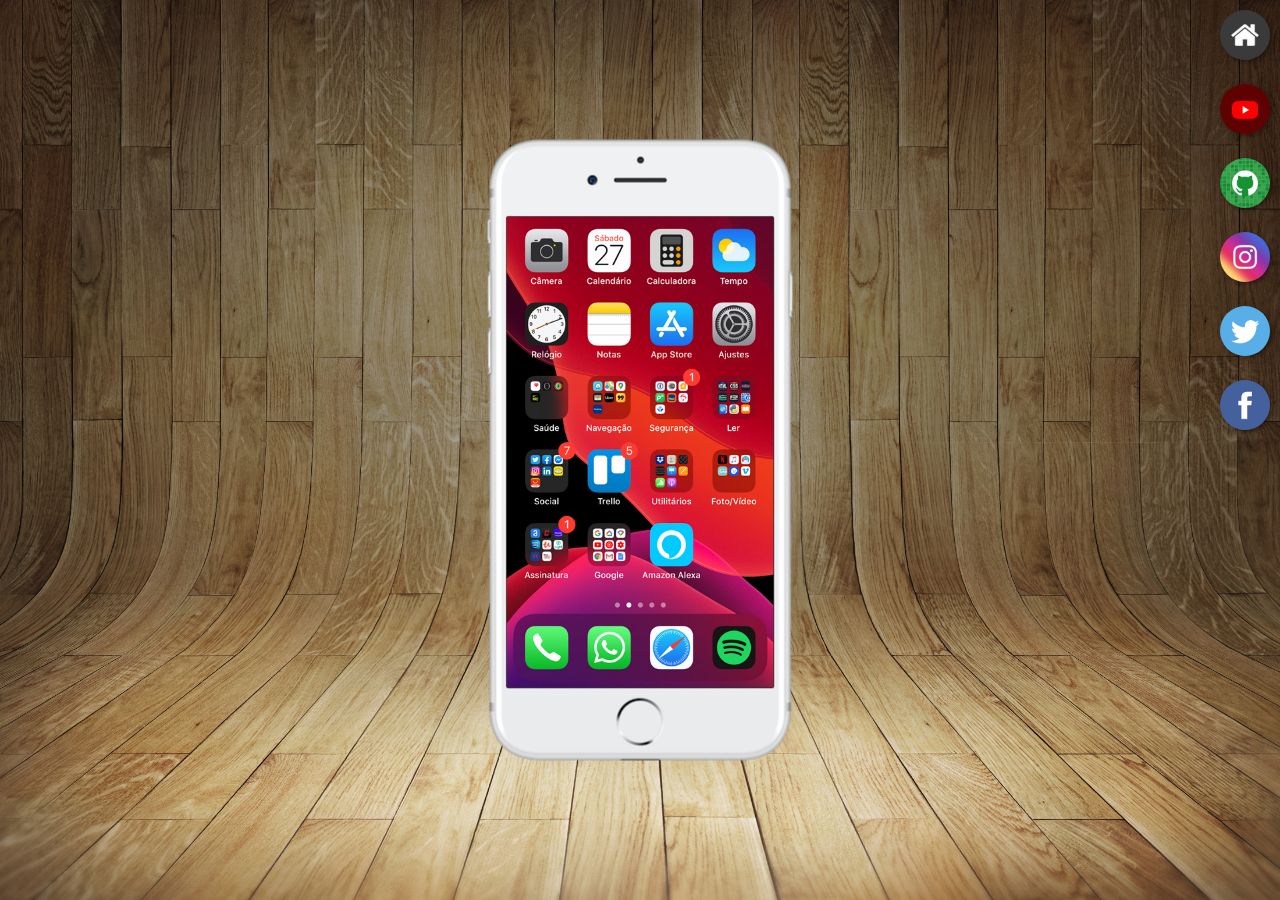
<file: index.html>
<!DOCTYPE html>
<html lang="pt-br">
<head>
    <meta charset="UTF-8">
    <meta name="viewport" content="width=device-width, initial-scale=1.0">
    <link rel="shortcut icon" href="favicon.ico" type="image/x-icon">
    <link rel="stylesheet" href="./estilos/style.css">
    <title>Projeto Redes Sociais</title>
</head>
<body>
    <main>
        <section id="telefone">
            <iframe src="/home.html" frameborder="0" name="tela" id="tela">
                Seu navegador não é compatível.
            </iframe>
        </section>
        <section id="redes-sociais">
            <a href="./home.html" target="tela"><img src="./imagens/logo-home.jpg" alt="Home"></a><br>
            <a href="./youtube.html" target="tela"><img src="./imagens/logo-youtube.jpg" alt="Youtube"></a><br>
            <a href="./github.html" target="tela"><img src="./imagens/logo-github.jpg" alt="Github"></a><br>
            <a href="./instagram.html" target="tela"><img src="./imagens/logo-instagram.jpg" alt="Instagram"></a><br>
            <a href="./twitter.html" target="tela"><img src="./imagens/logo-twitter.jpg" alt="Twitter"></a><br>
            <a href="./facebook.html" target="tela"><img src="./imagens/logo-facebook.jpg" alt="Facebook"></a>
        </section>
    </main>
</body>
</html>
</file>
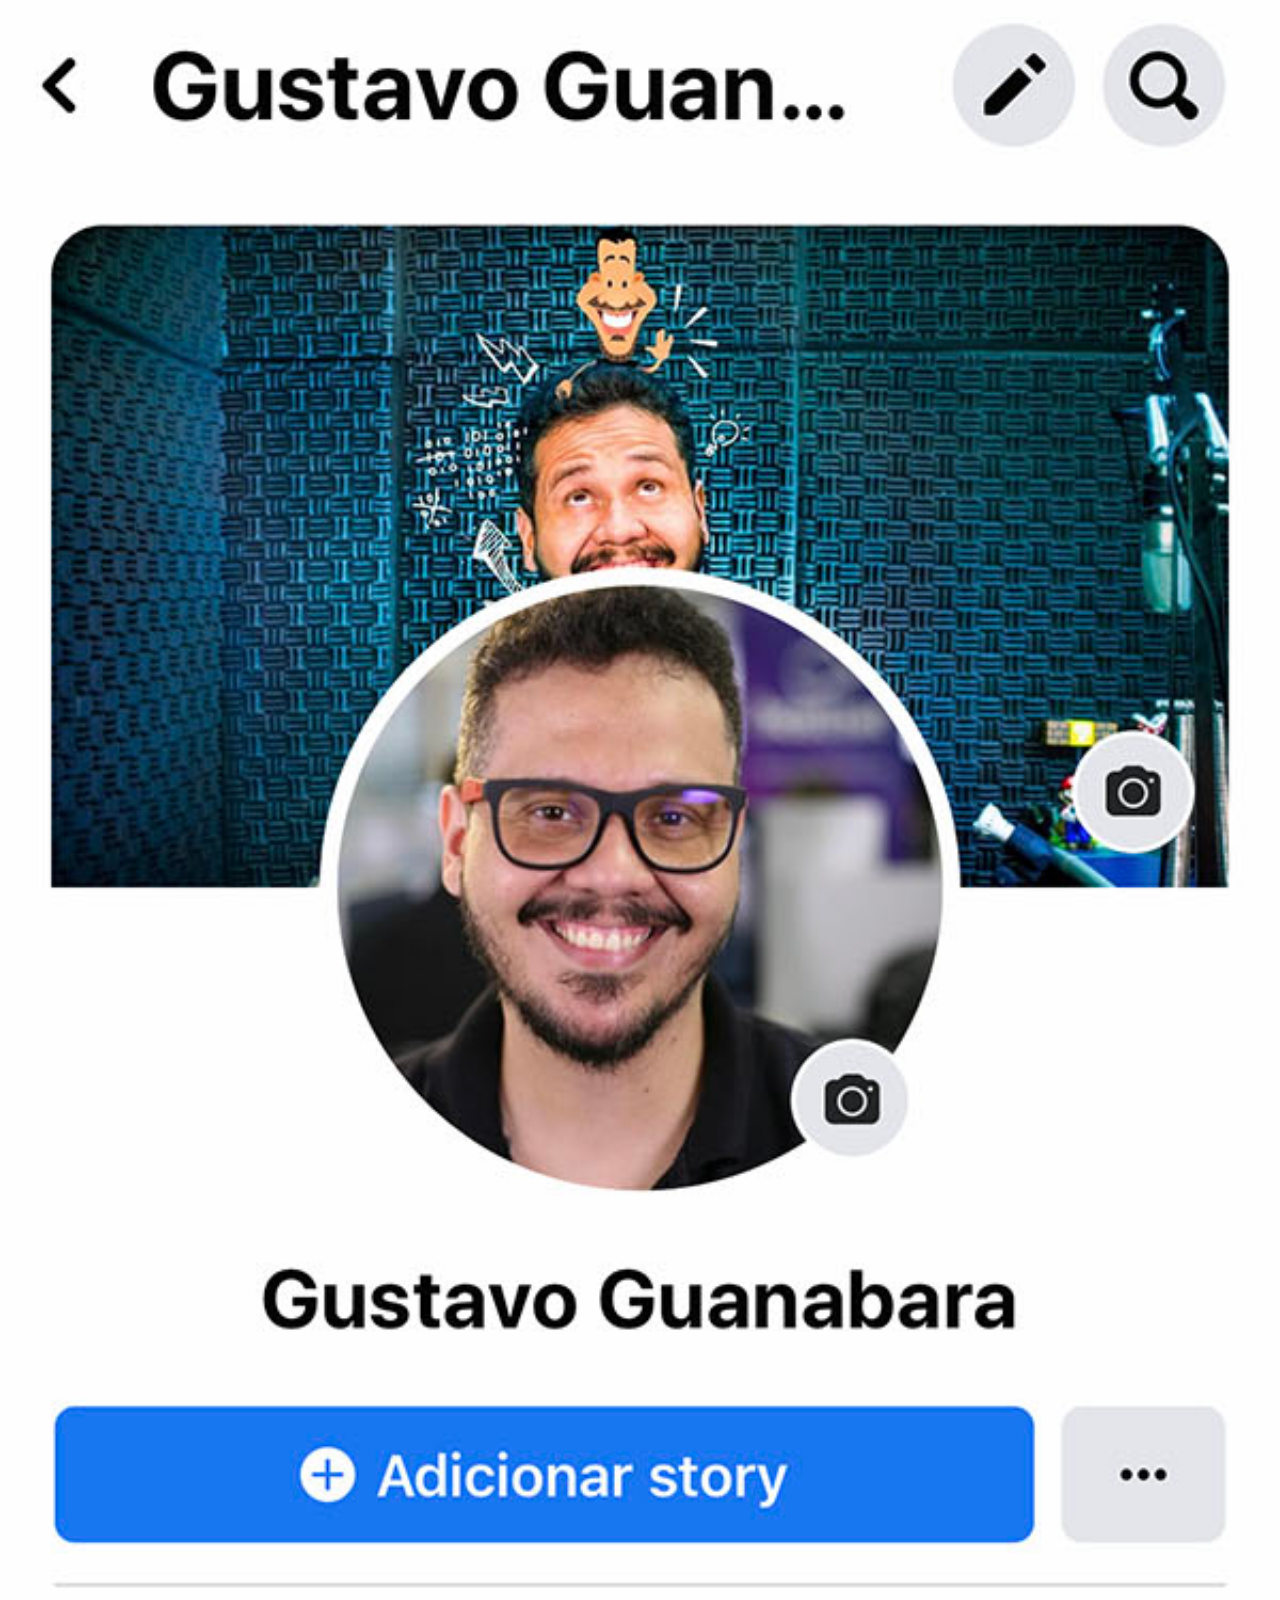
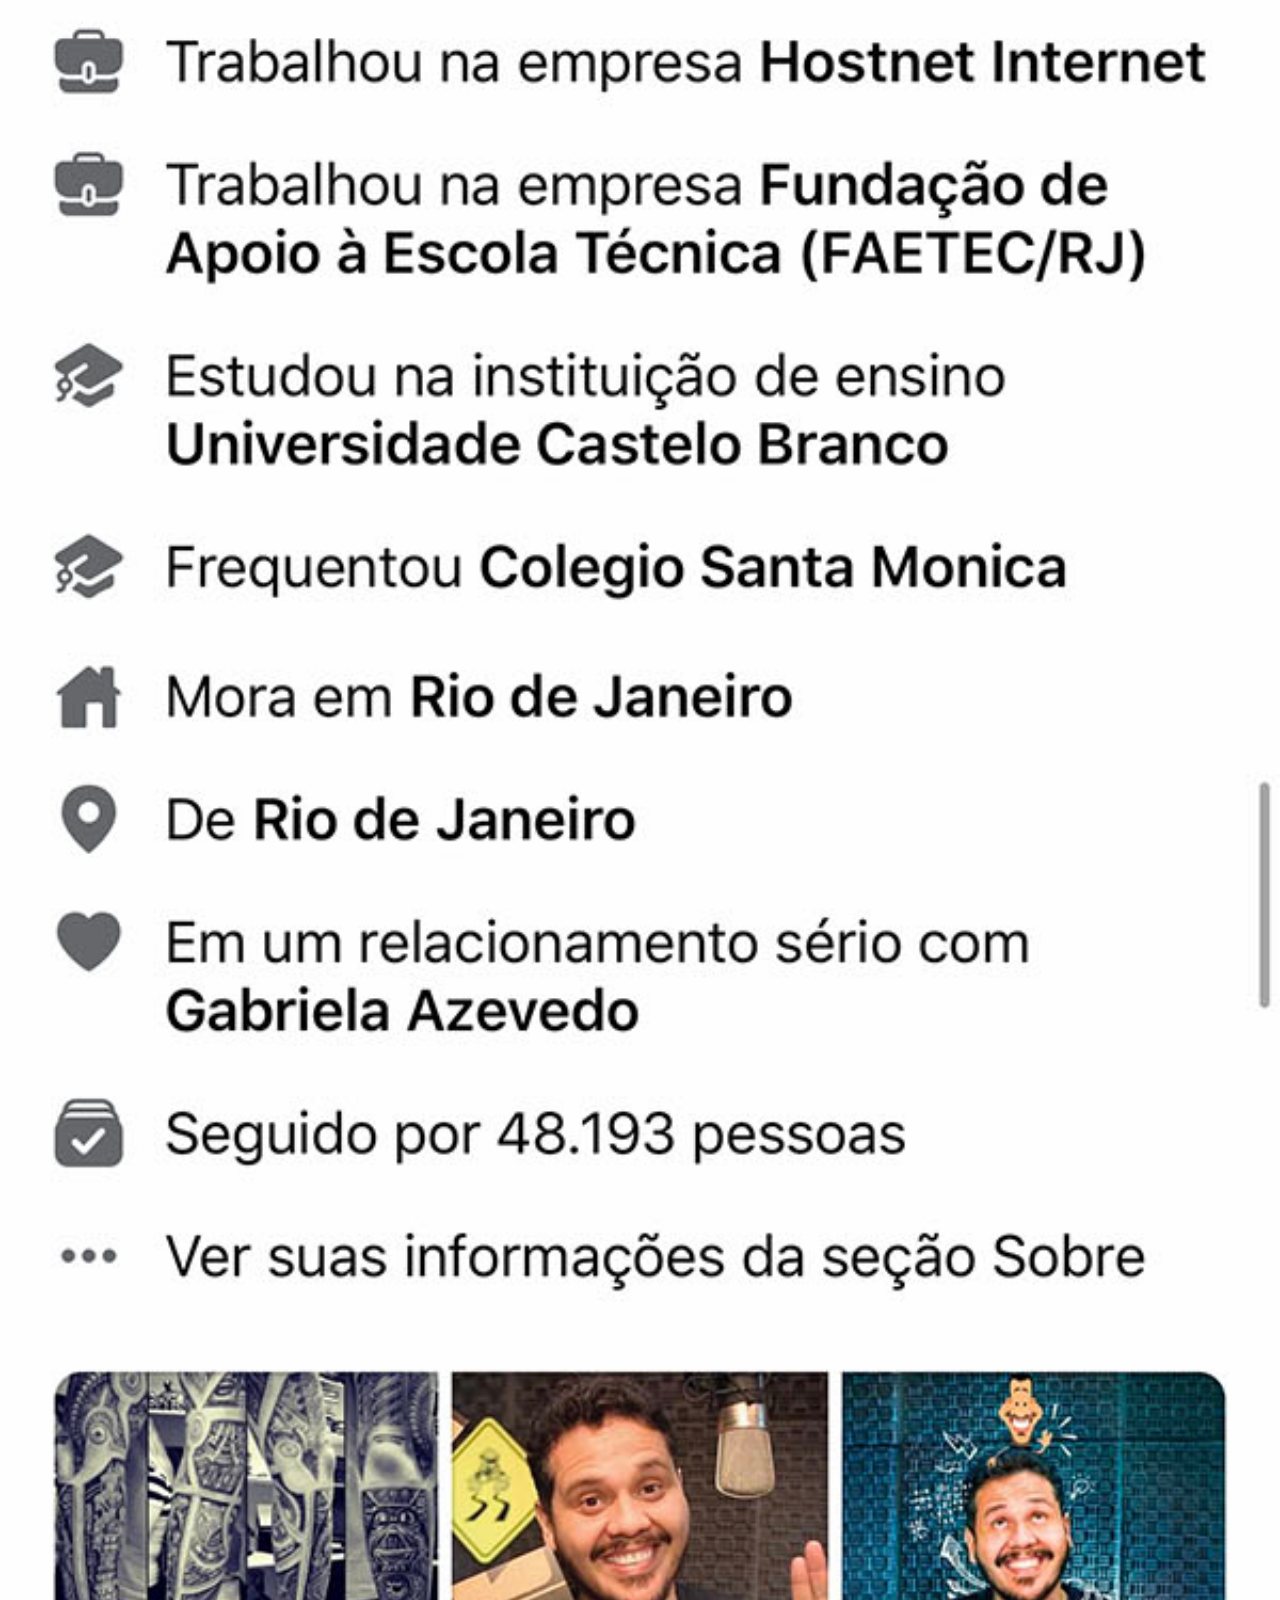
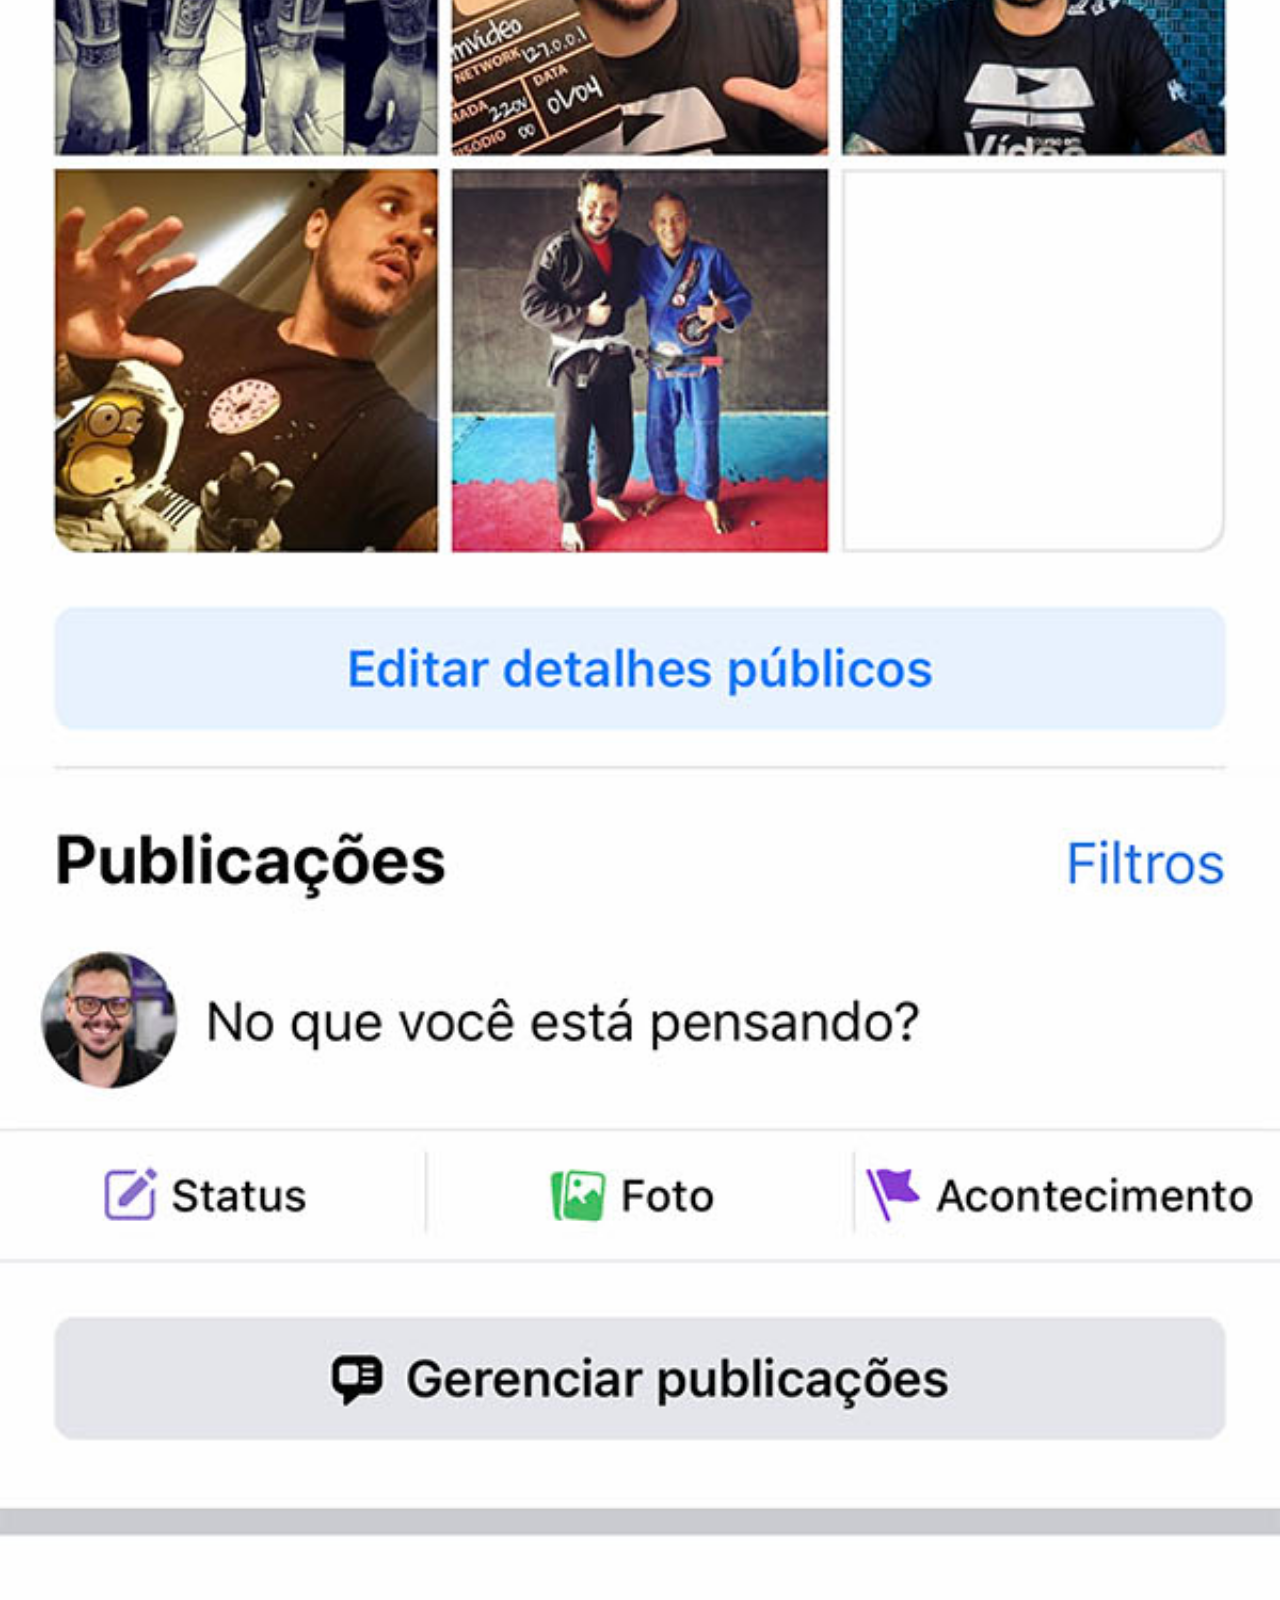
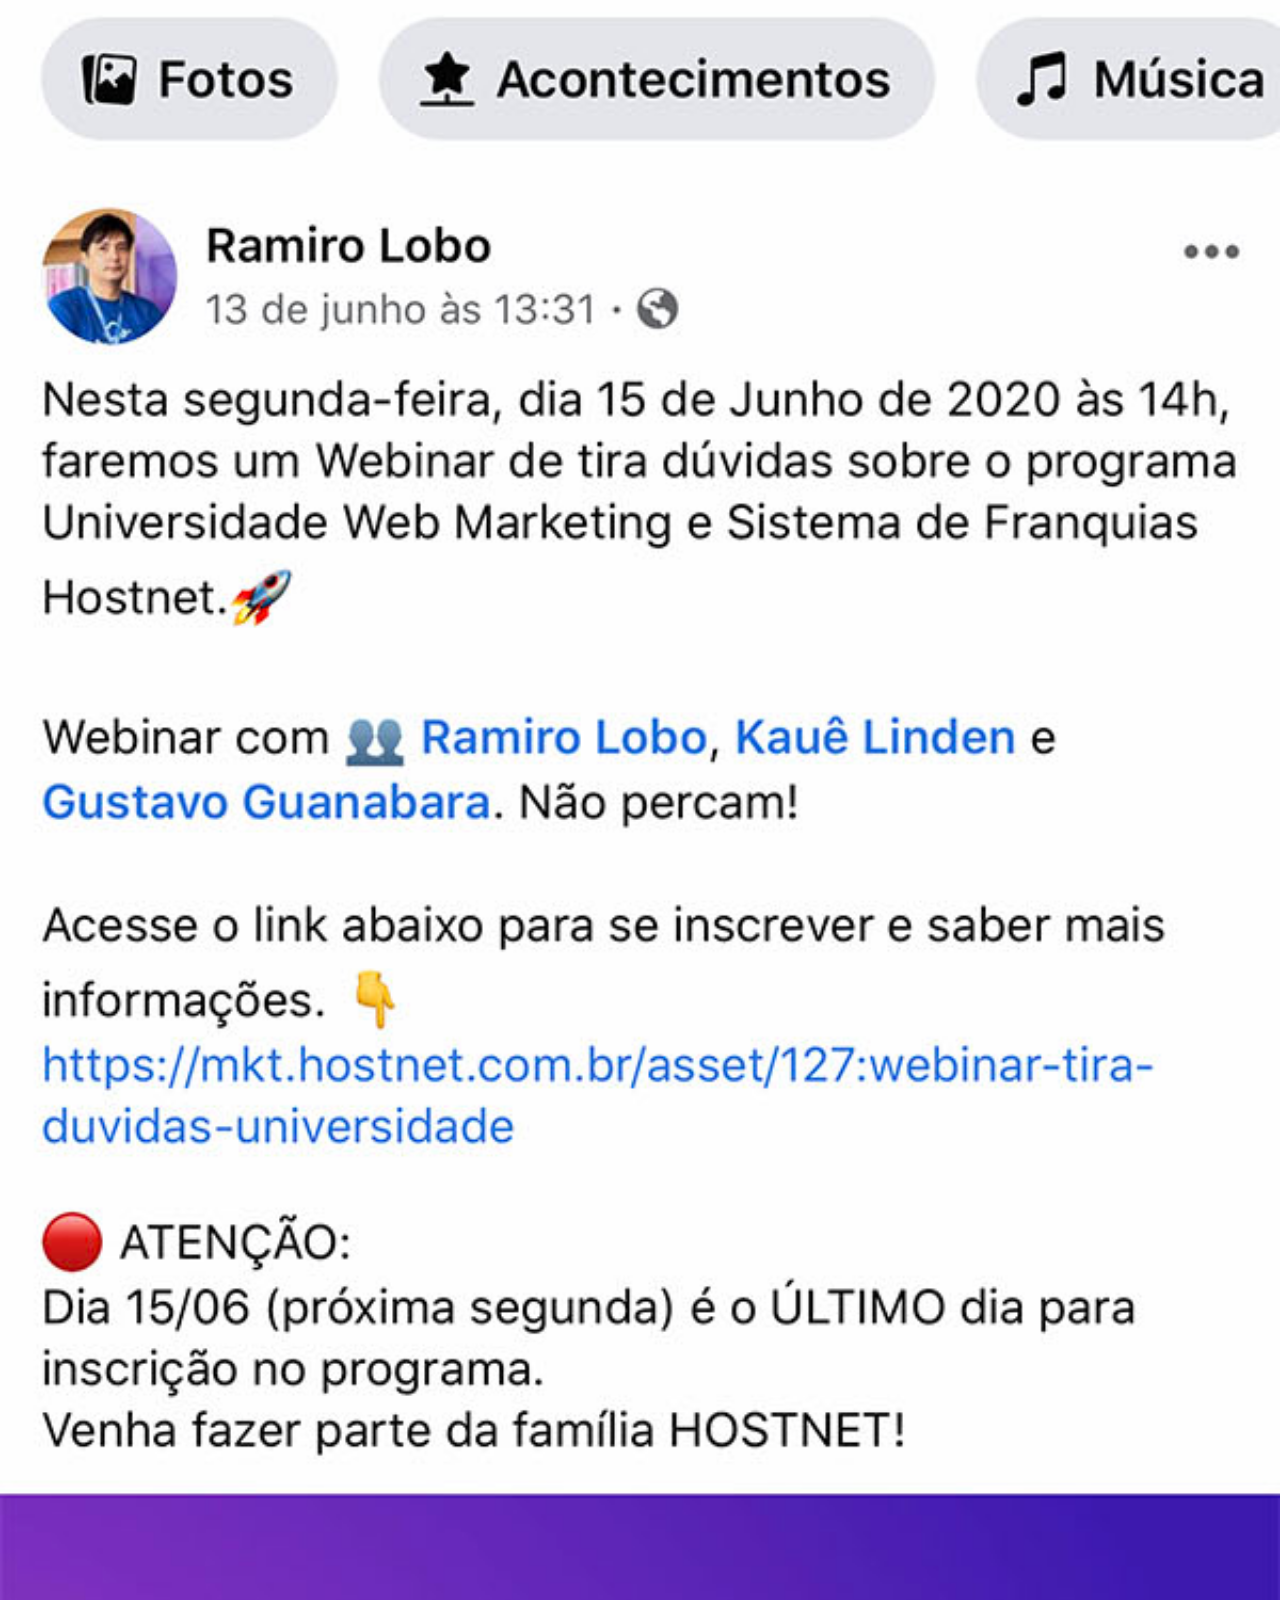
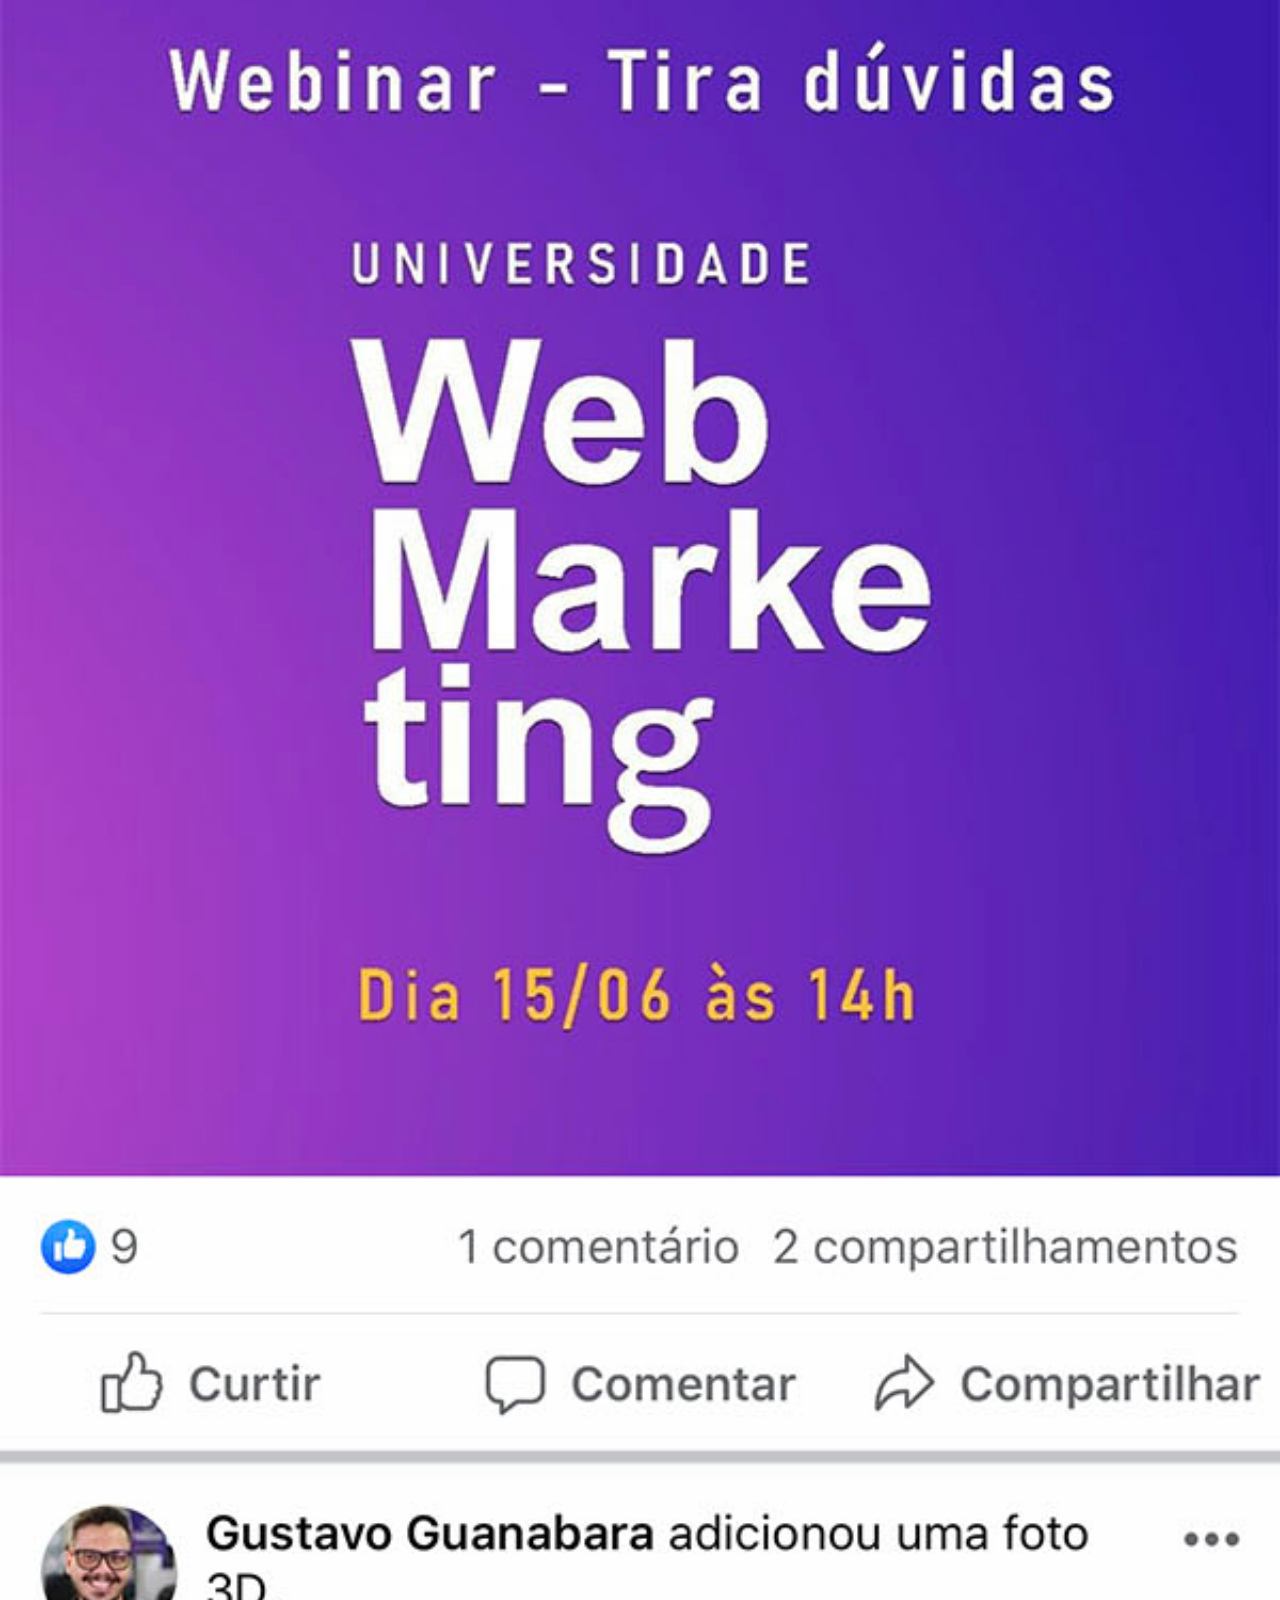
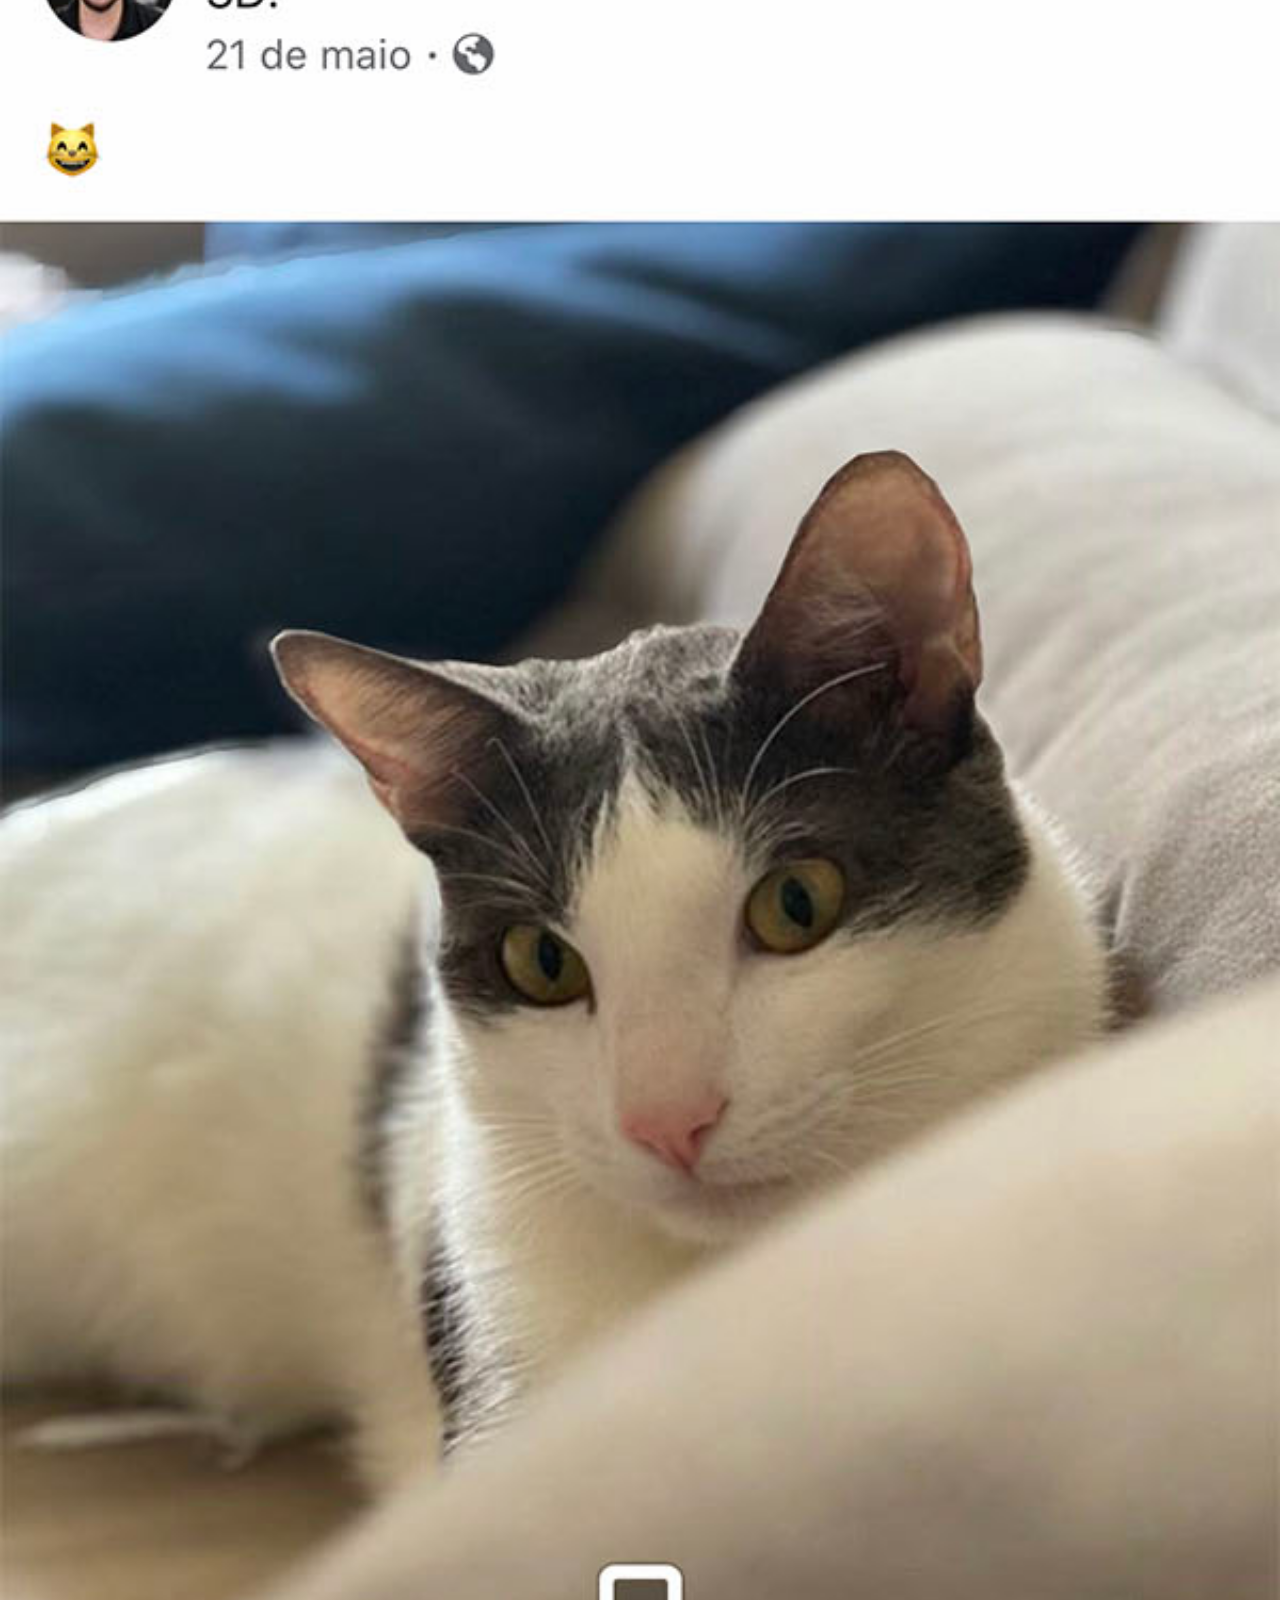
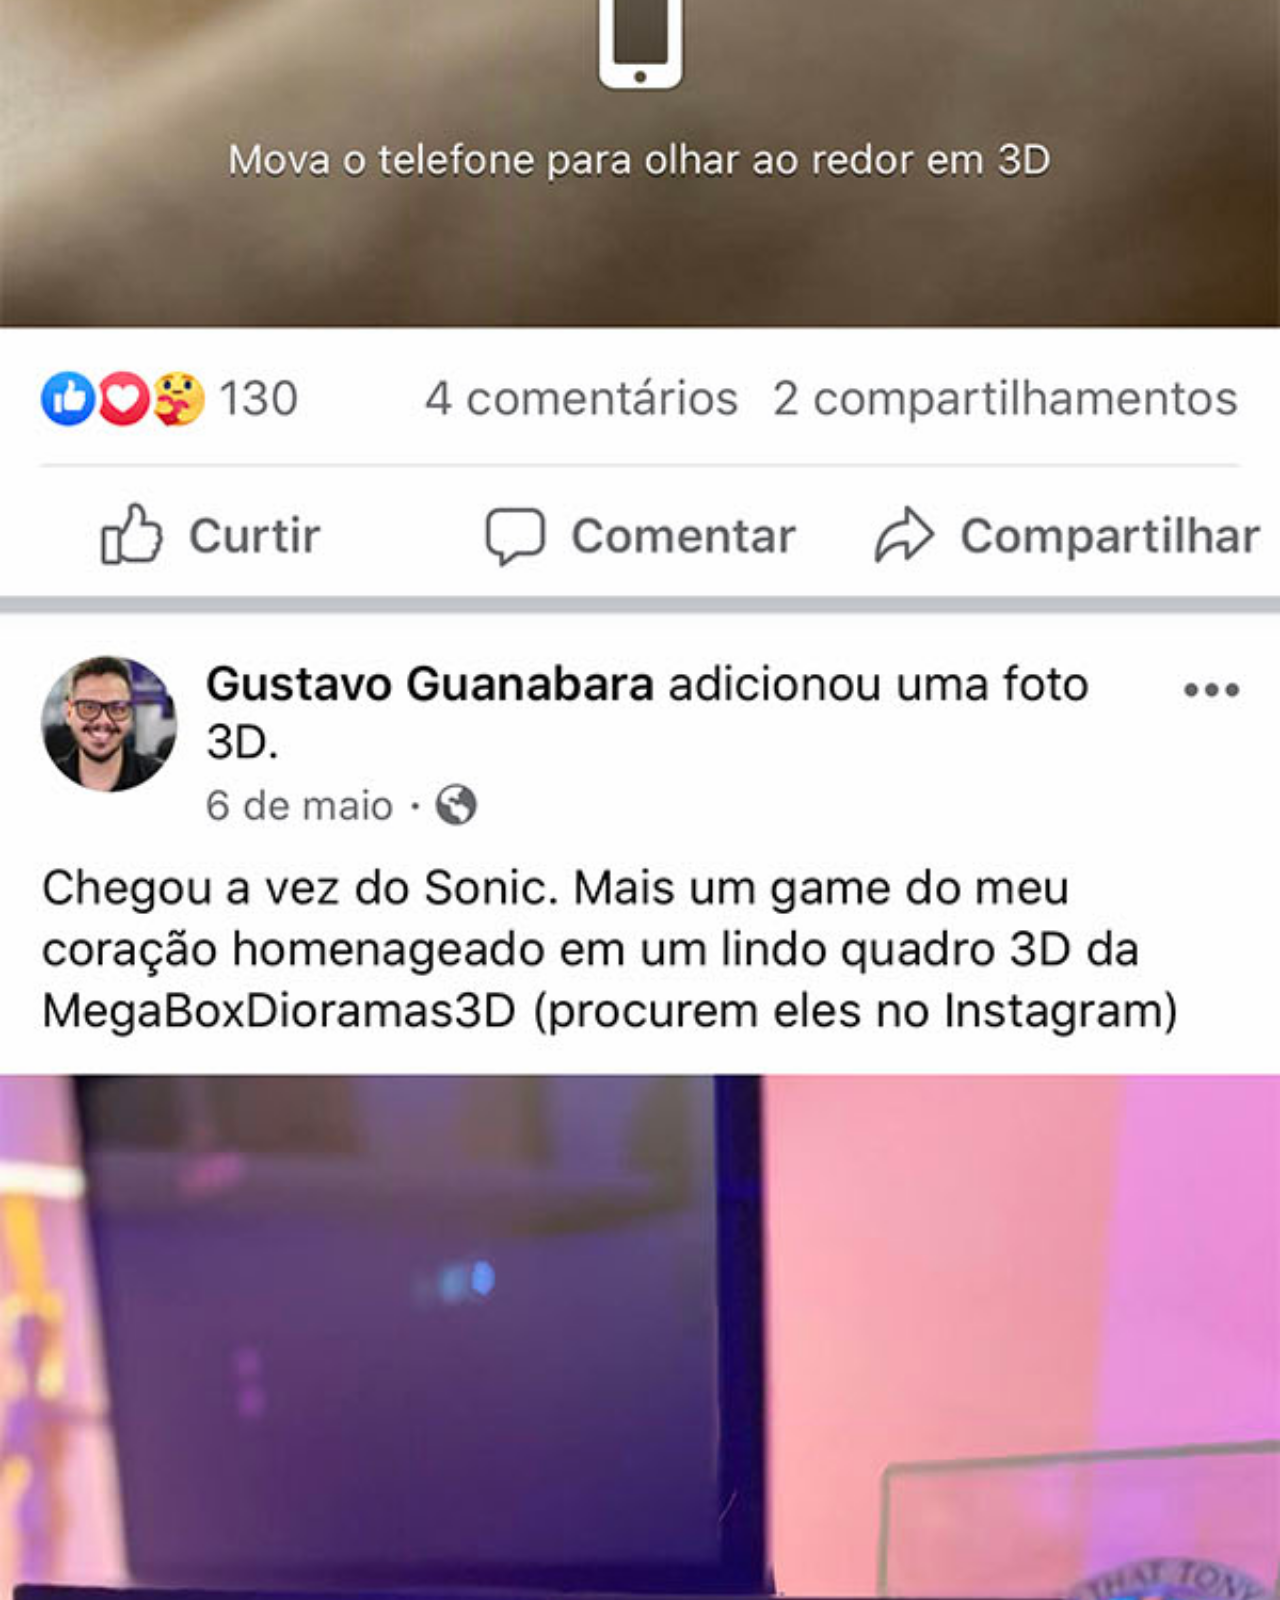
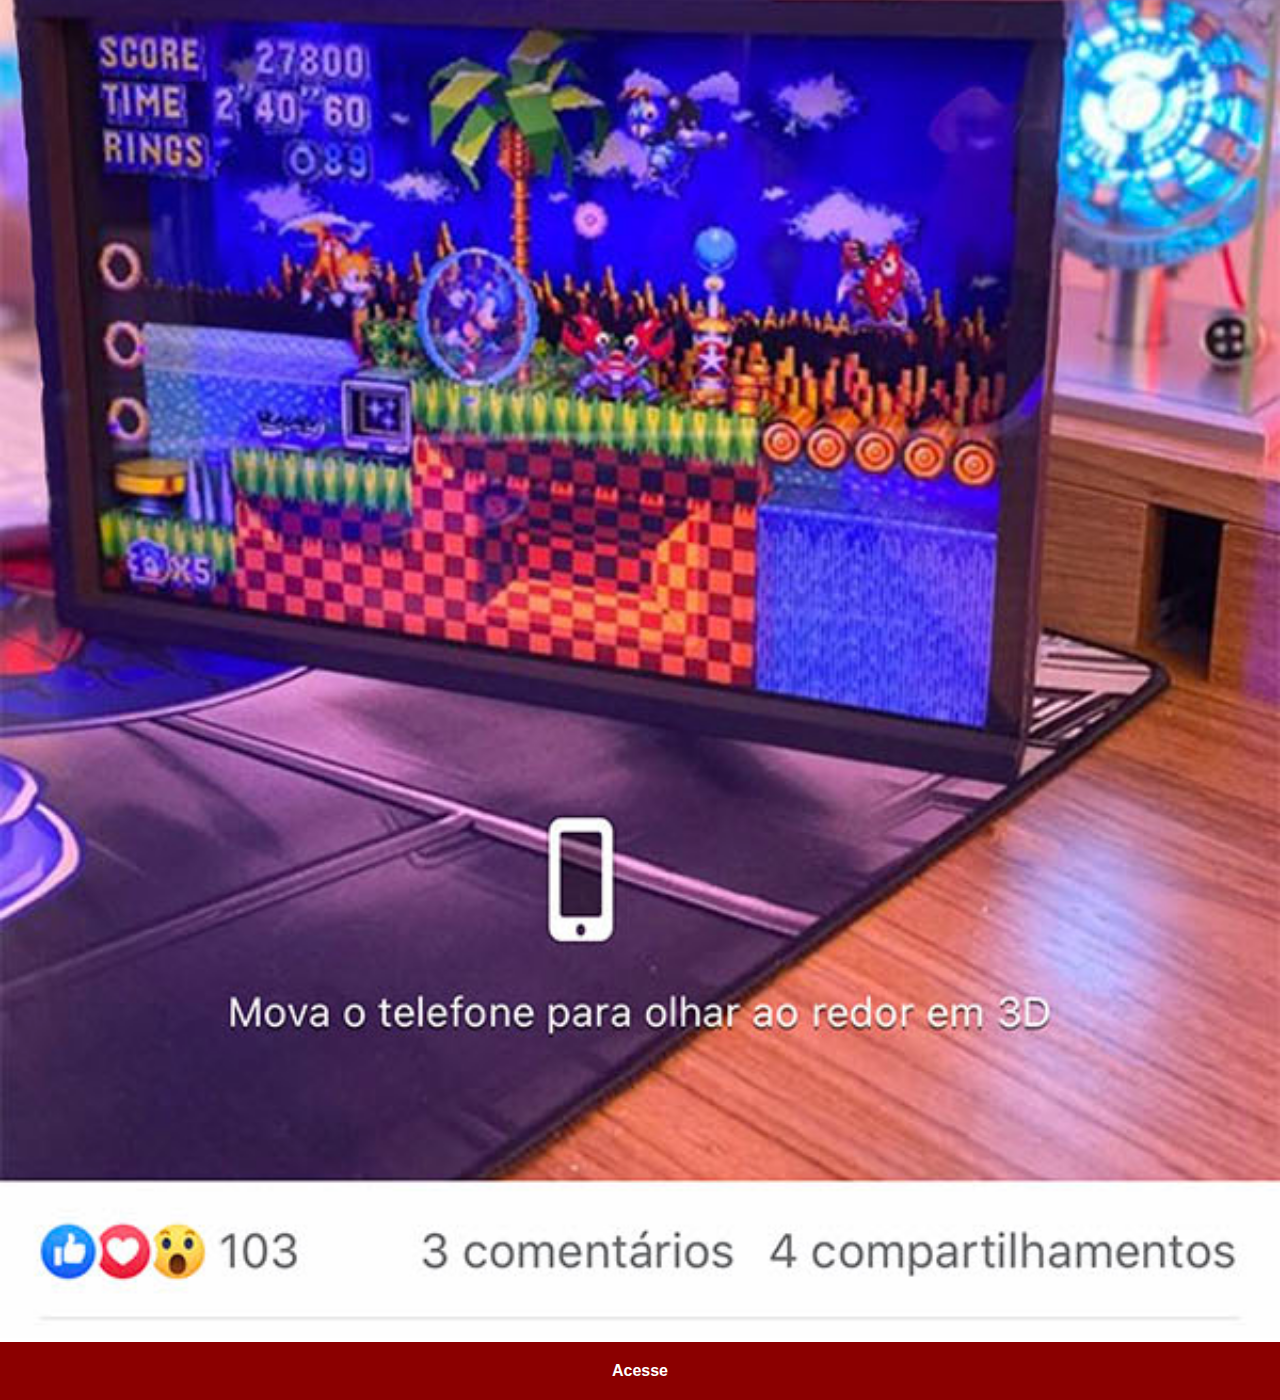
<file: facebook.html>
<!DOCTYPE html>
<html lang="pt-br">
<head>
    <meta charset="UTF-8">
    <meta name="viewport" content="width=device-width, initial-scale=1.0">
    <title>Facebook</title>
    <link rel="stylesheet" href="estilos/social.css">
</head>
<body>
    <img src="./imagens/tela-facebook.jpg" alt="Facebook">
    <a href="https://www.facebook.com/gustavoguanabara" target="_blank">Acesse</a>
</body>
</html>
</file>
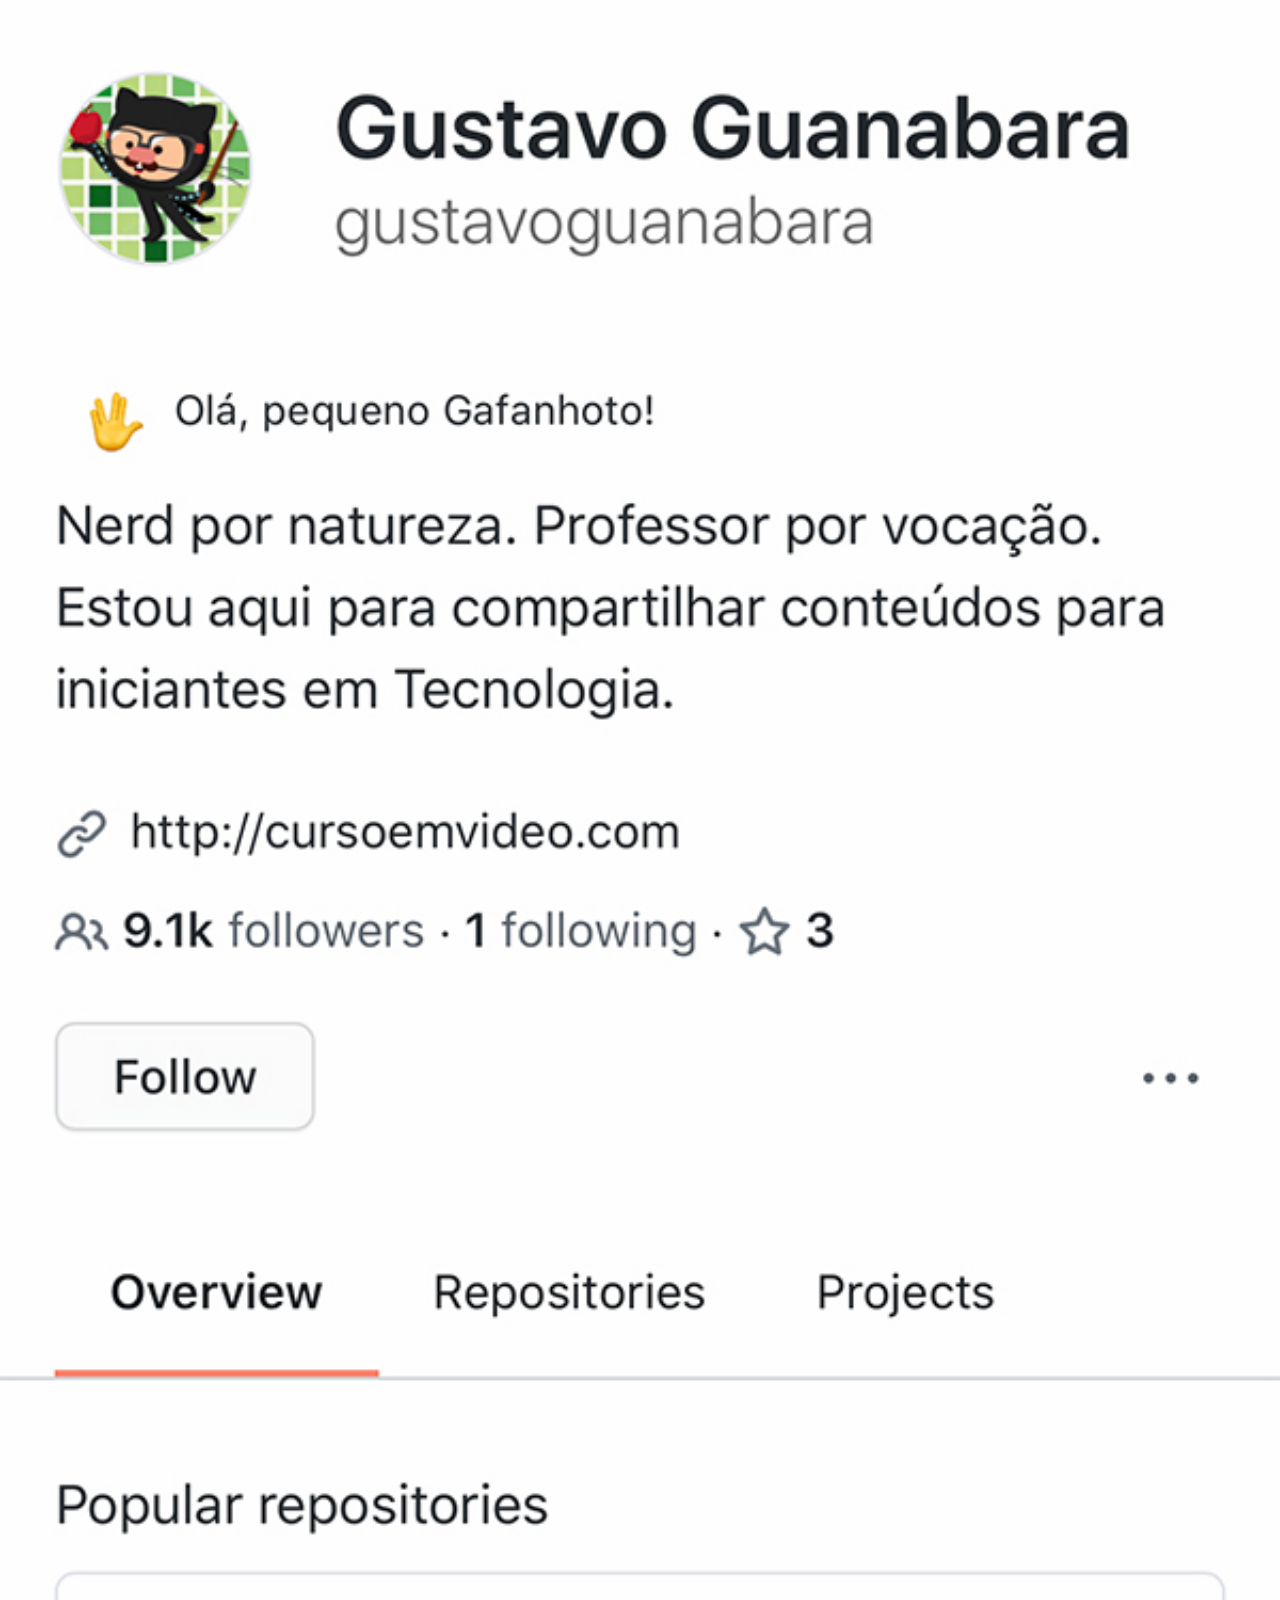
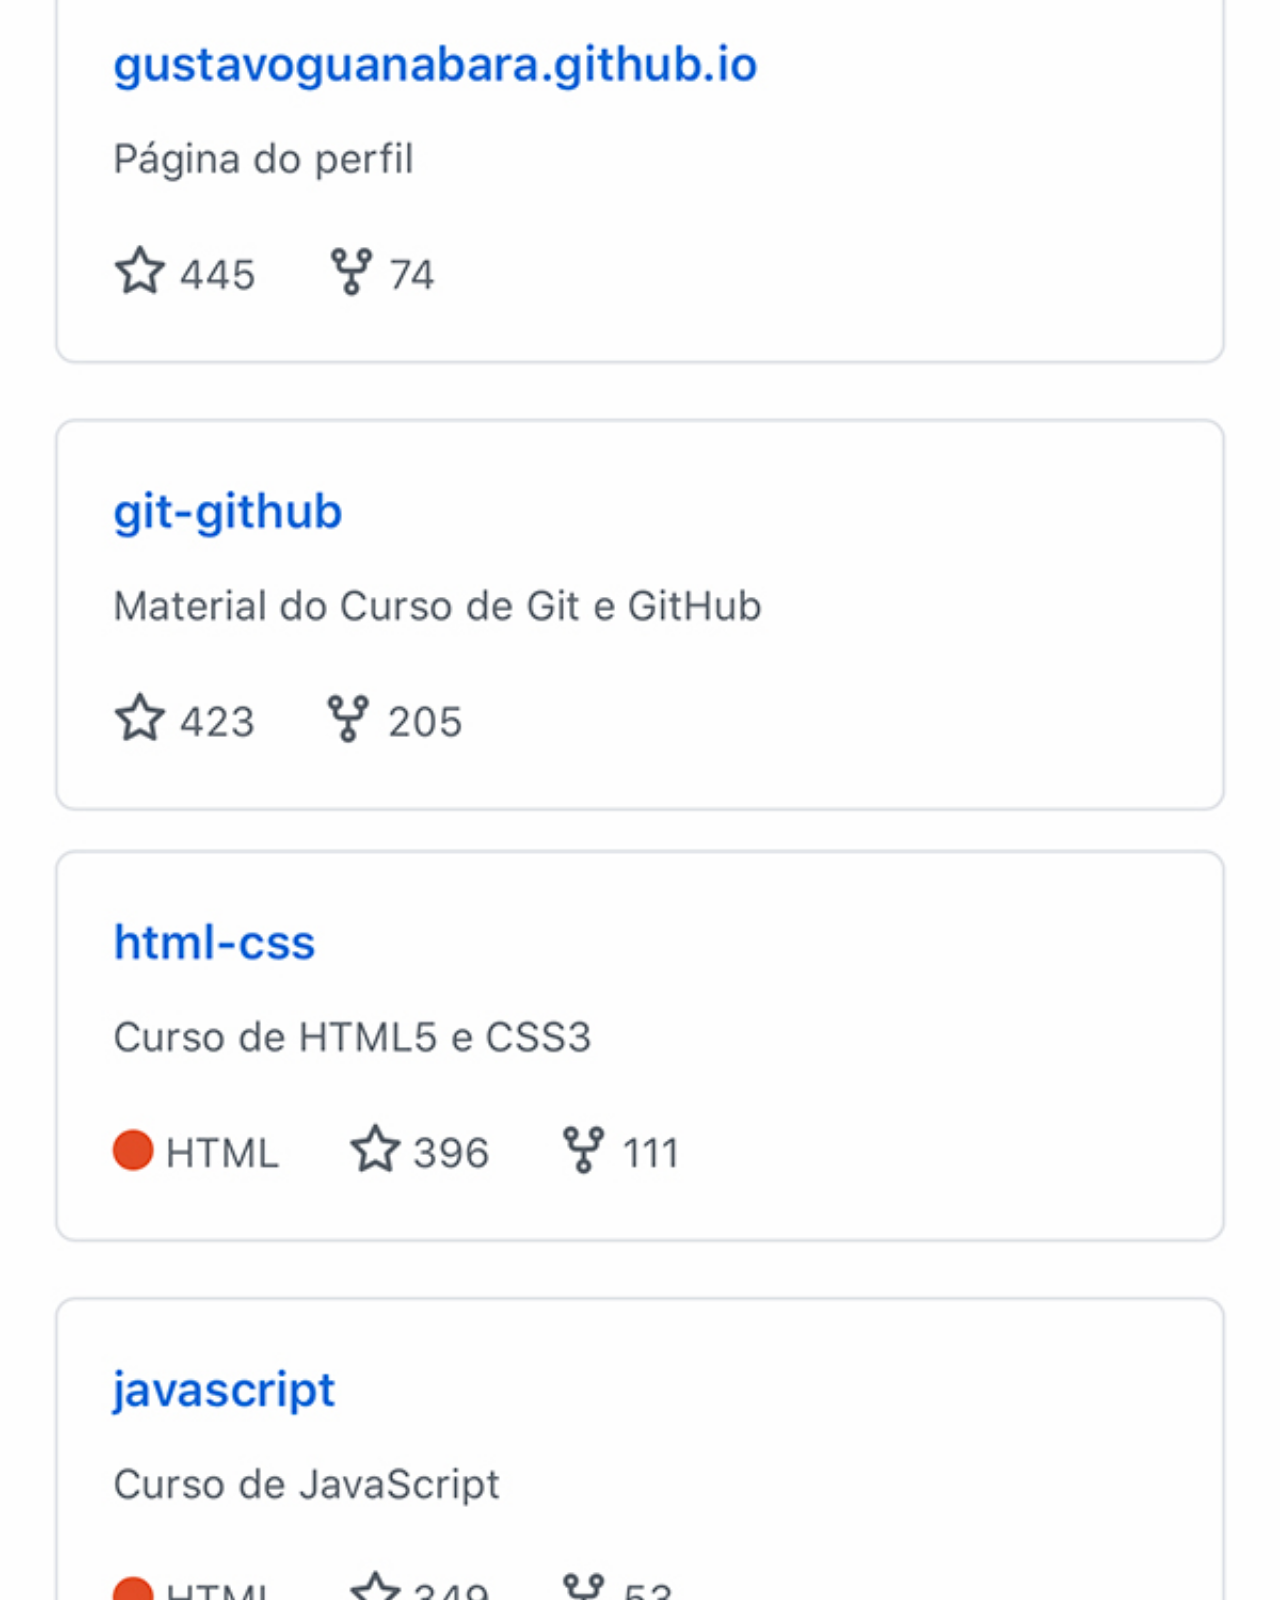
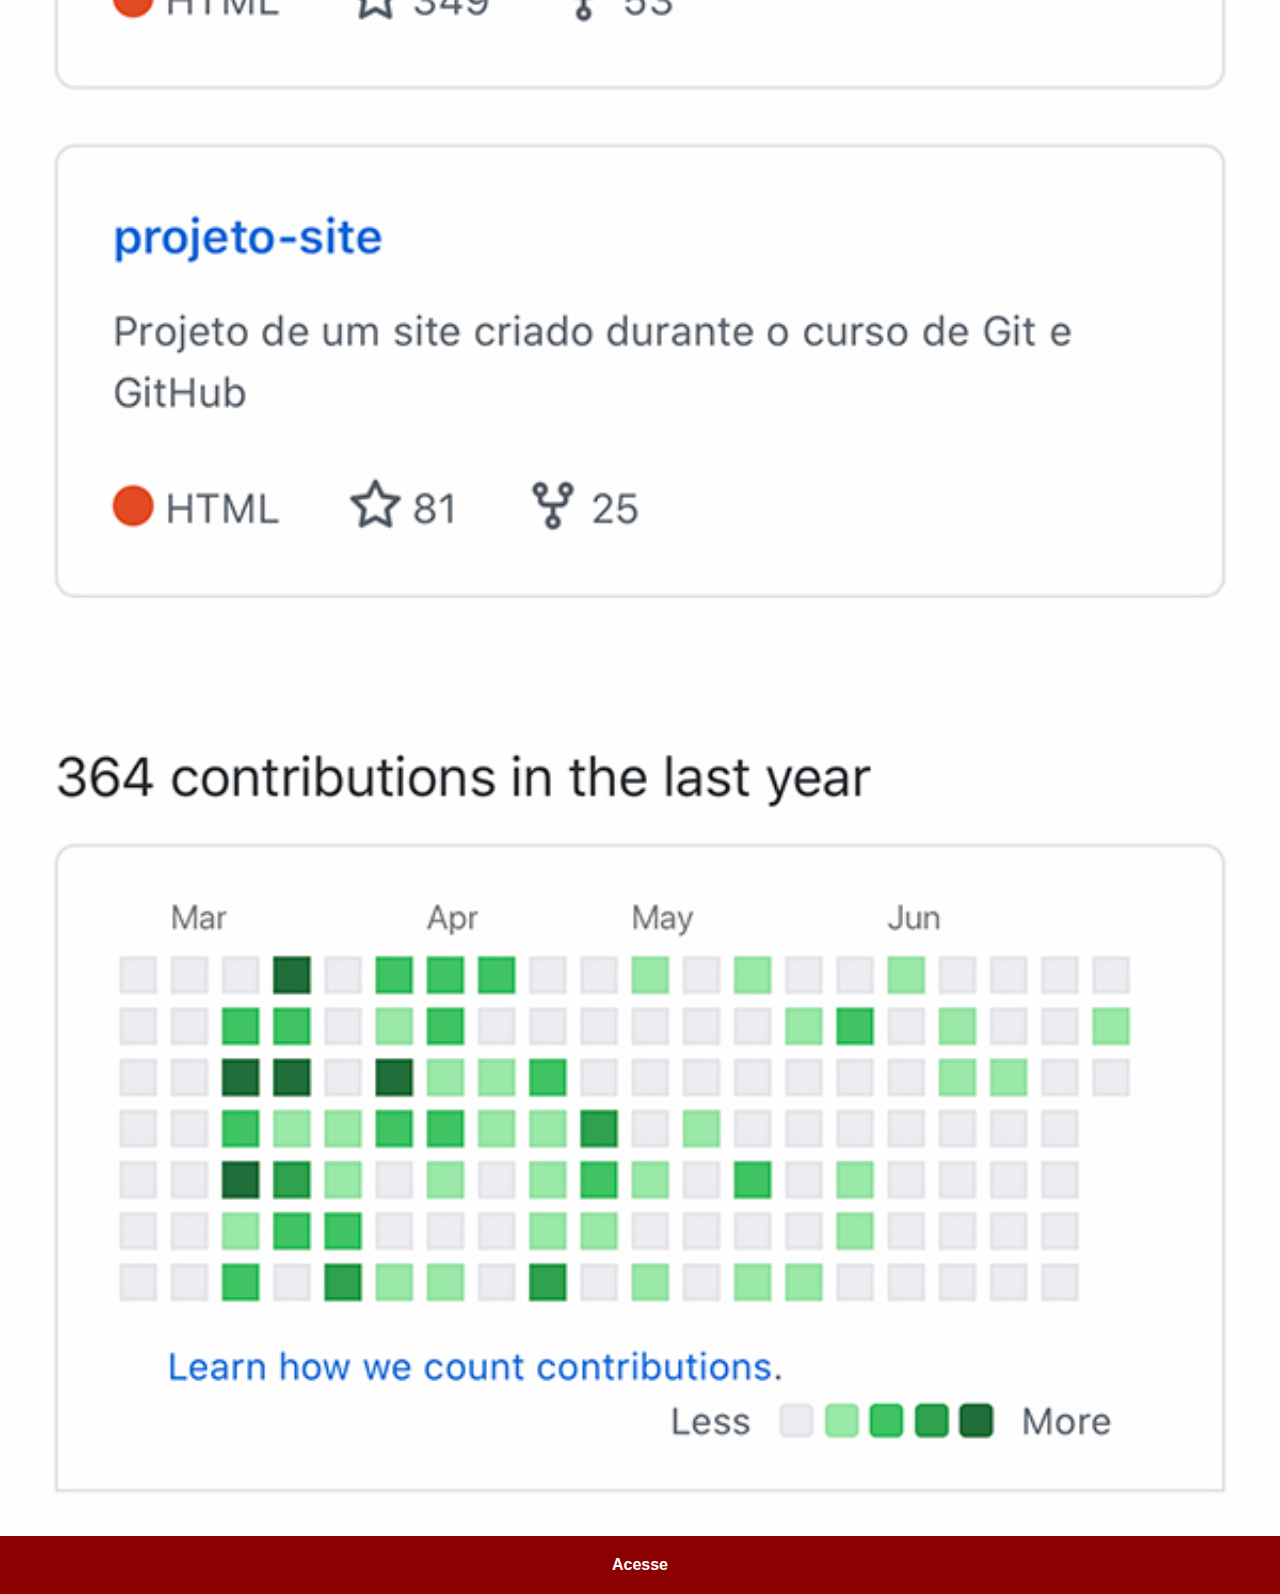
<file: github.html>
<!DOCTYPE html>
<html lang="pt-br">
<head>
    <meta charset="UTF-8">
    <meta name="viewport" content="width=device-width, initial-scale=1.0">
    <title>Github</title>
    <link rel="stylesheet" href="estilos/social.css">
</head>
<body>
    <img src="./imagens/tela-github.jpg" alt="Github">
    <a href="https://github.com/gustavoguanabara/" target="_blank">Acesse</a>
</body>
</html>
</file>
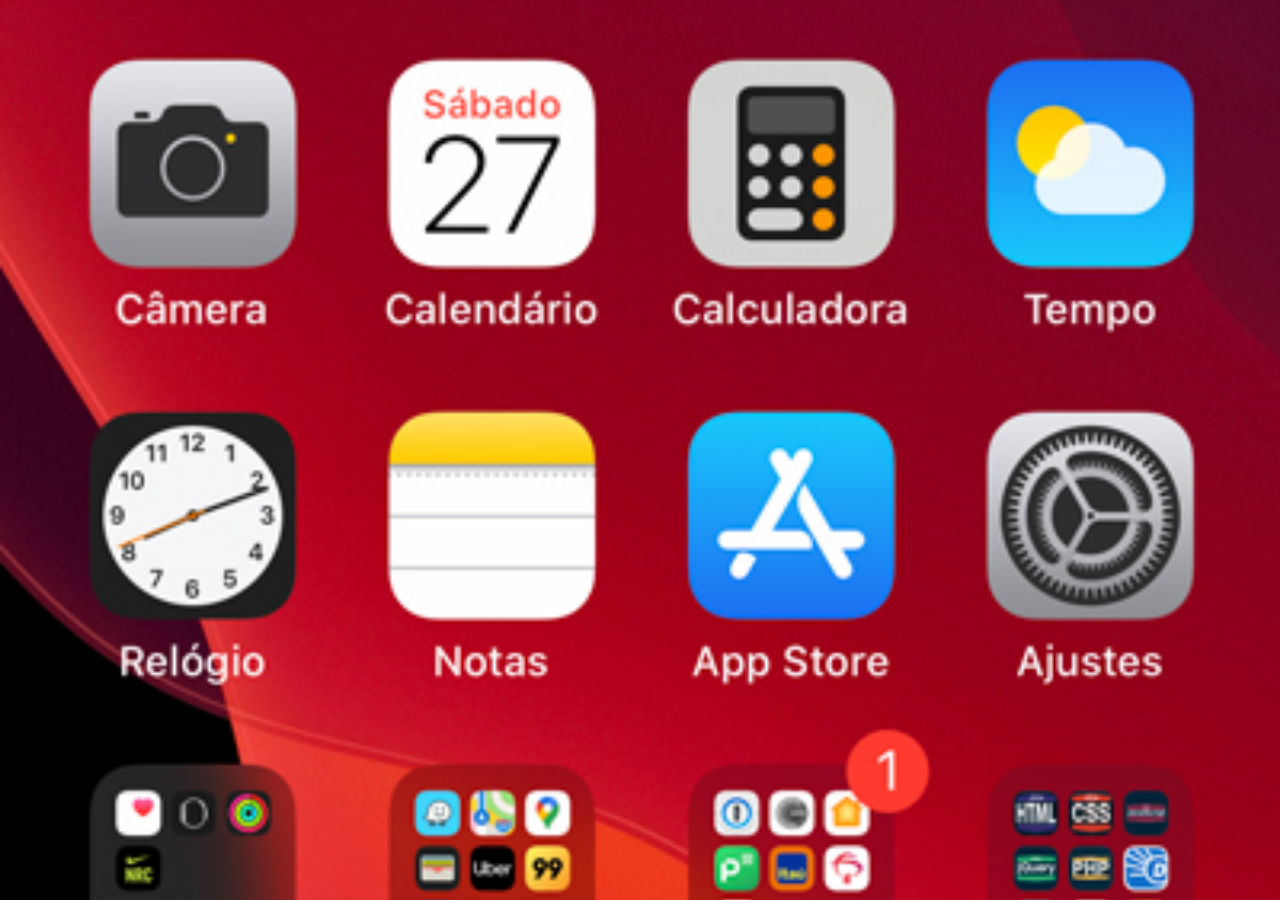
<file: home.html>
<!DOCTYPE html>
<html lang="pt-br">
<head>
    <meta charset="UTF-8">
    <meta name="viewport" content="width=device-width, initial-scale=1.0">
    <title>Home</title>
</head>
<body>
    <style>
        * {
            margin: 0px;
            padding: 0px;
        }

        body {
            width: 100vw;
            height: 10vh;
            background: black url('/imagens/tela-home.jpg') no-repeat top center;
            background-size: cover;
        }
    </style>
</body>
</html>
</file>
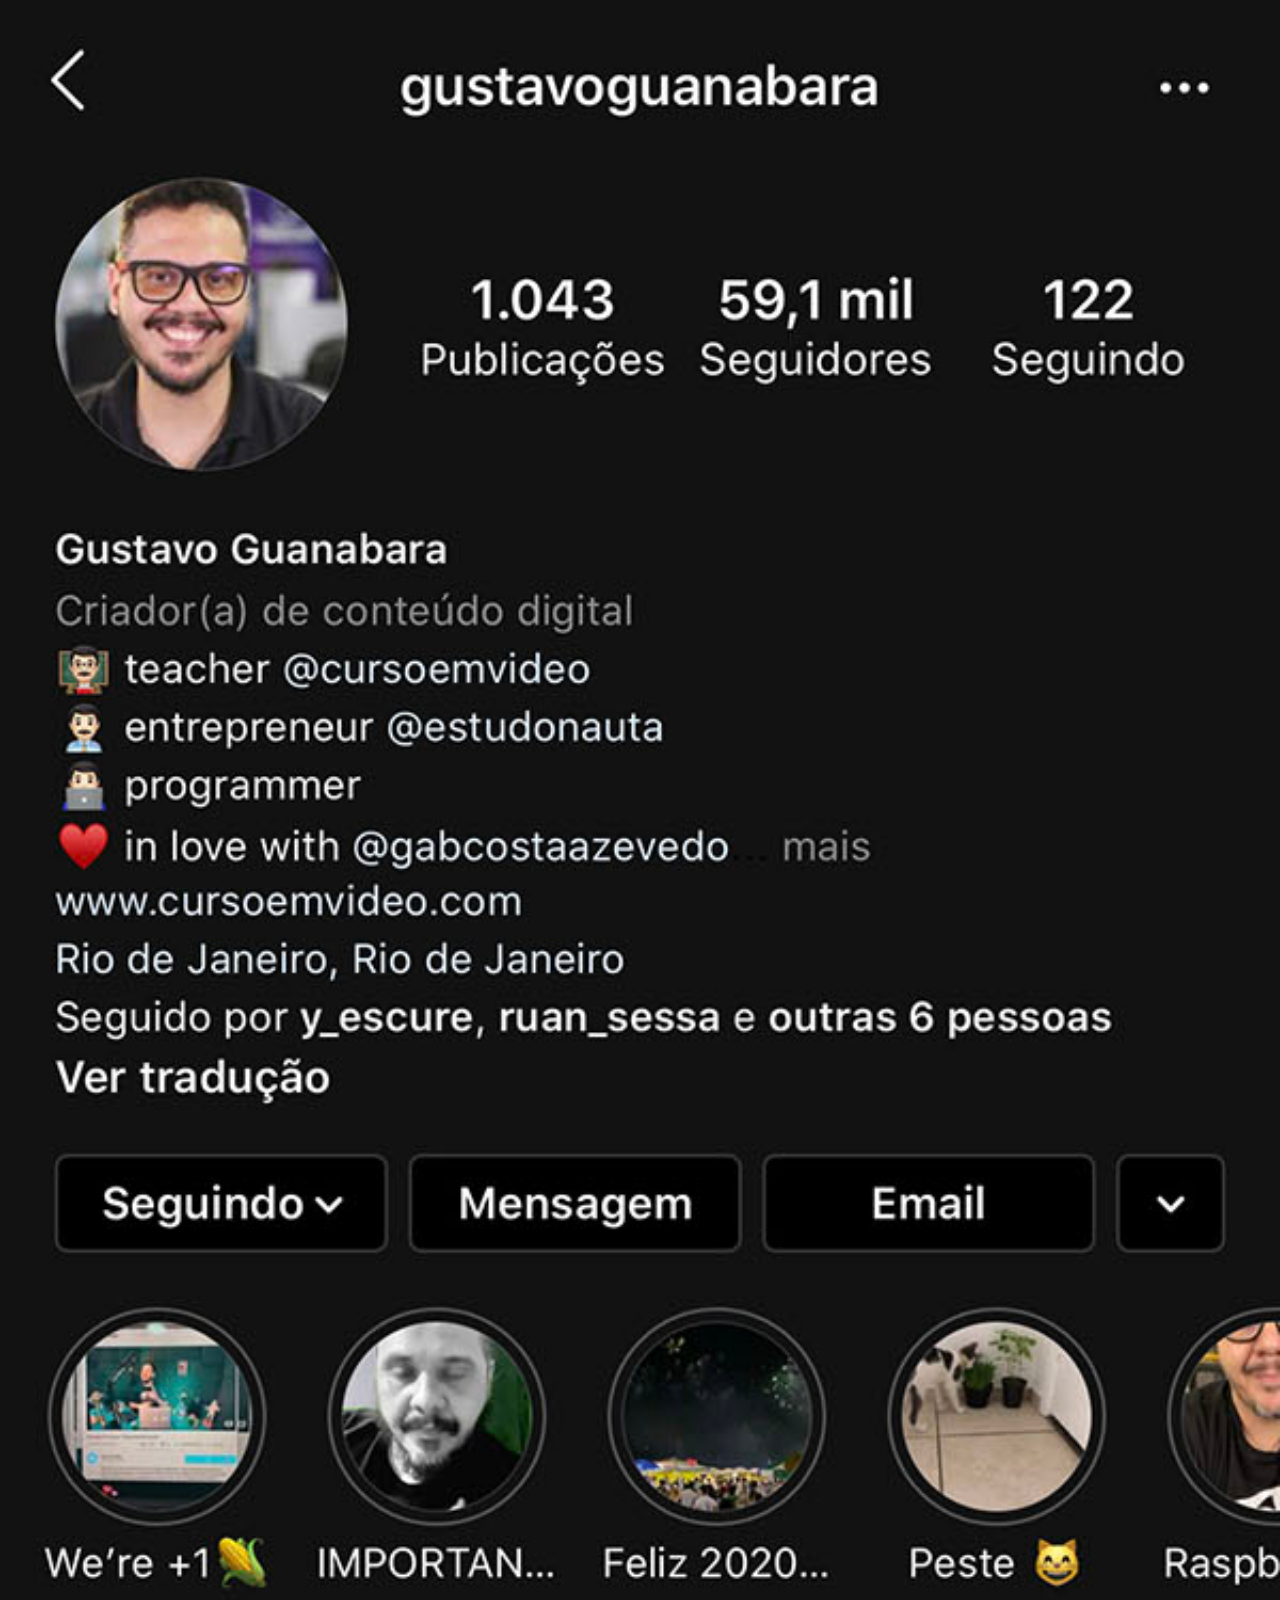
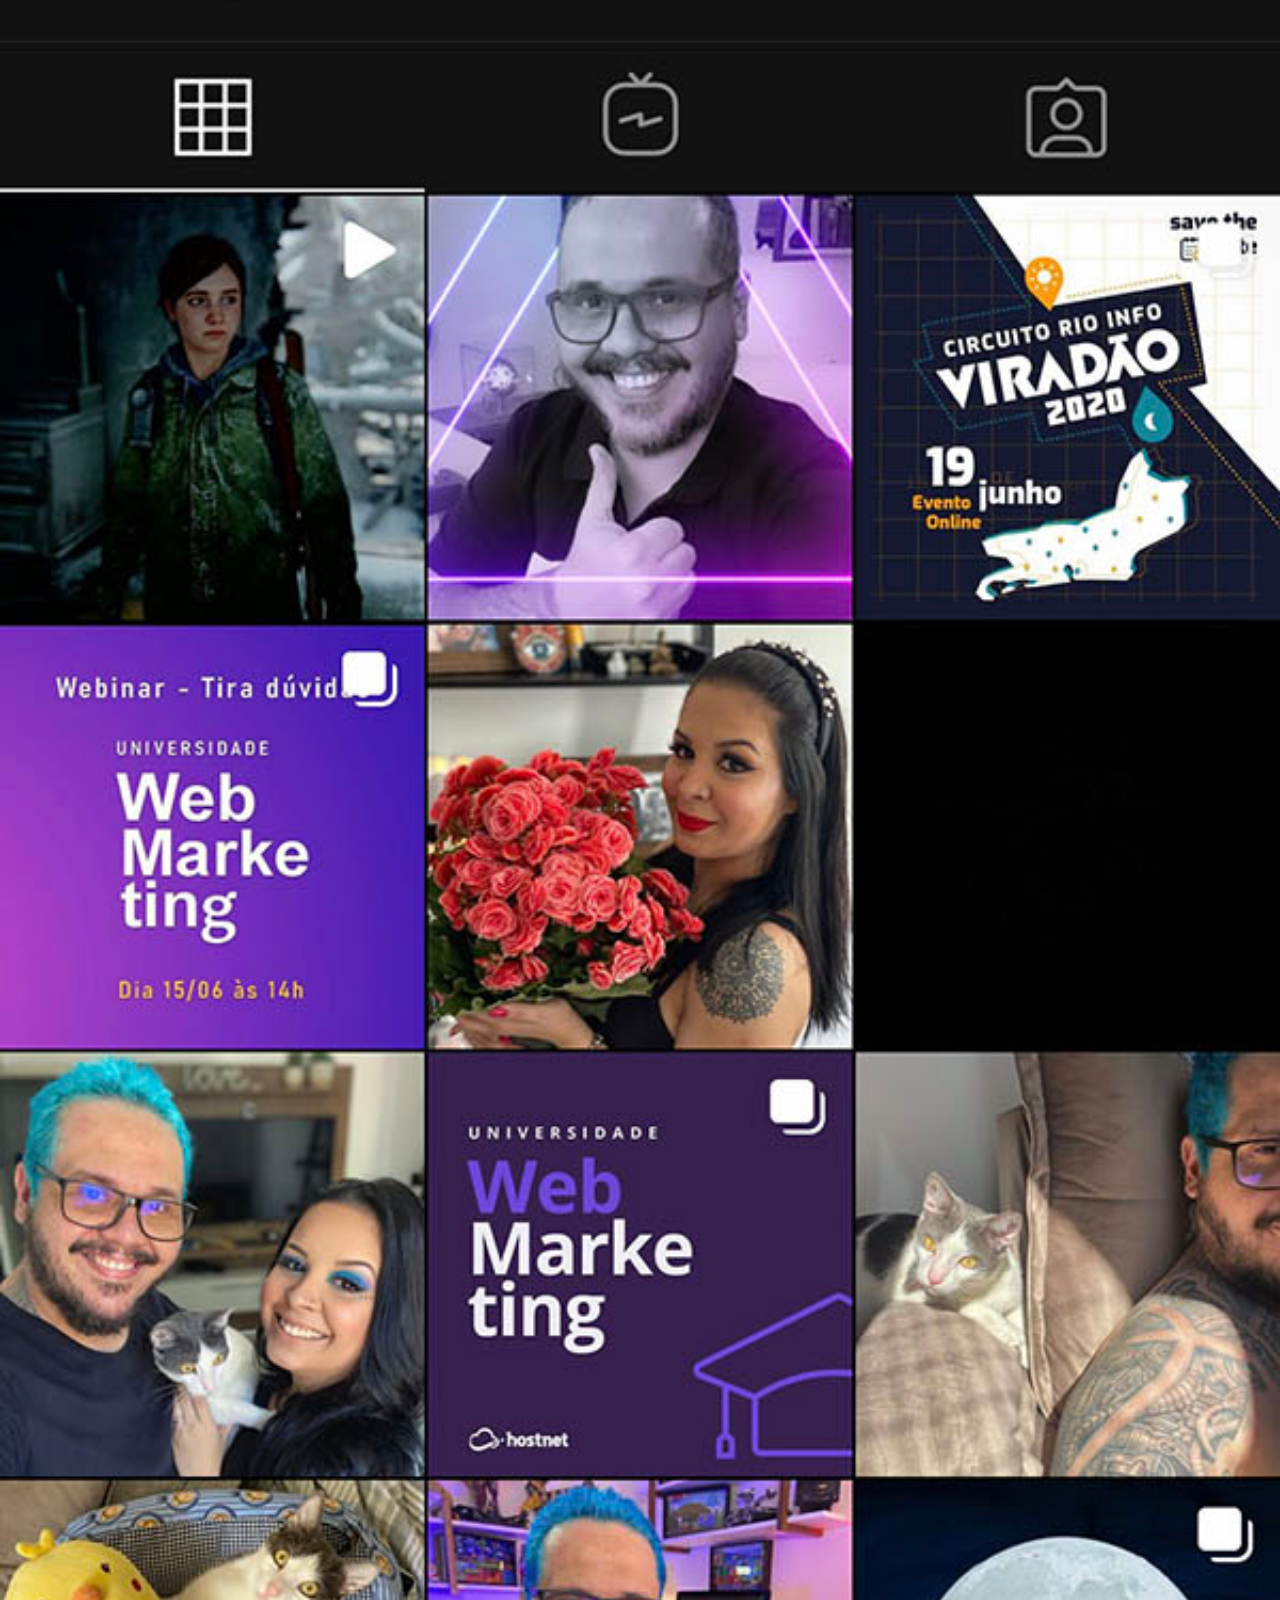
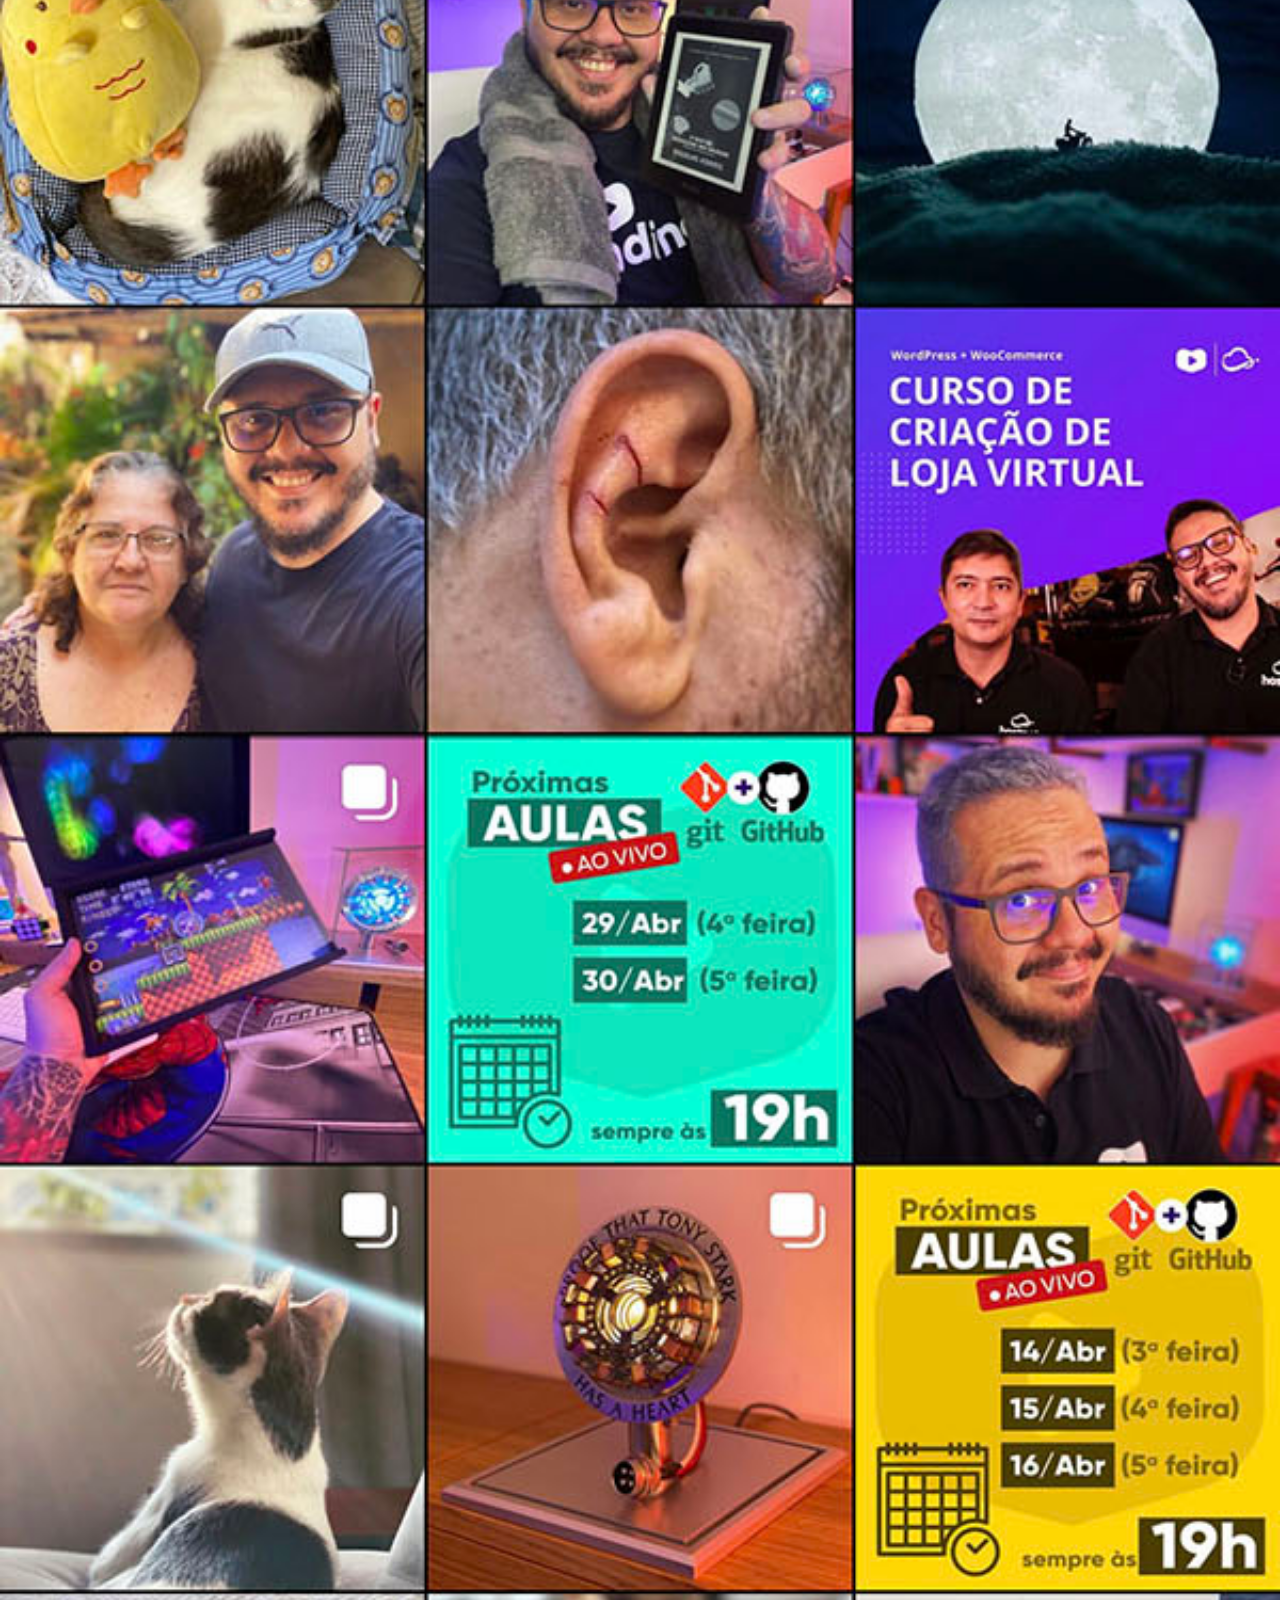
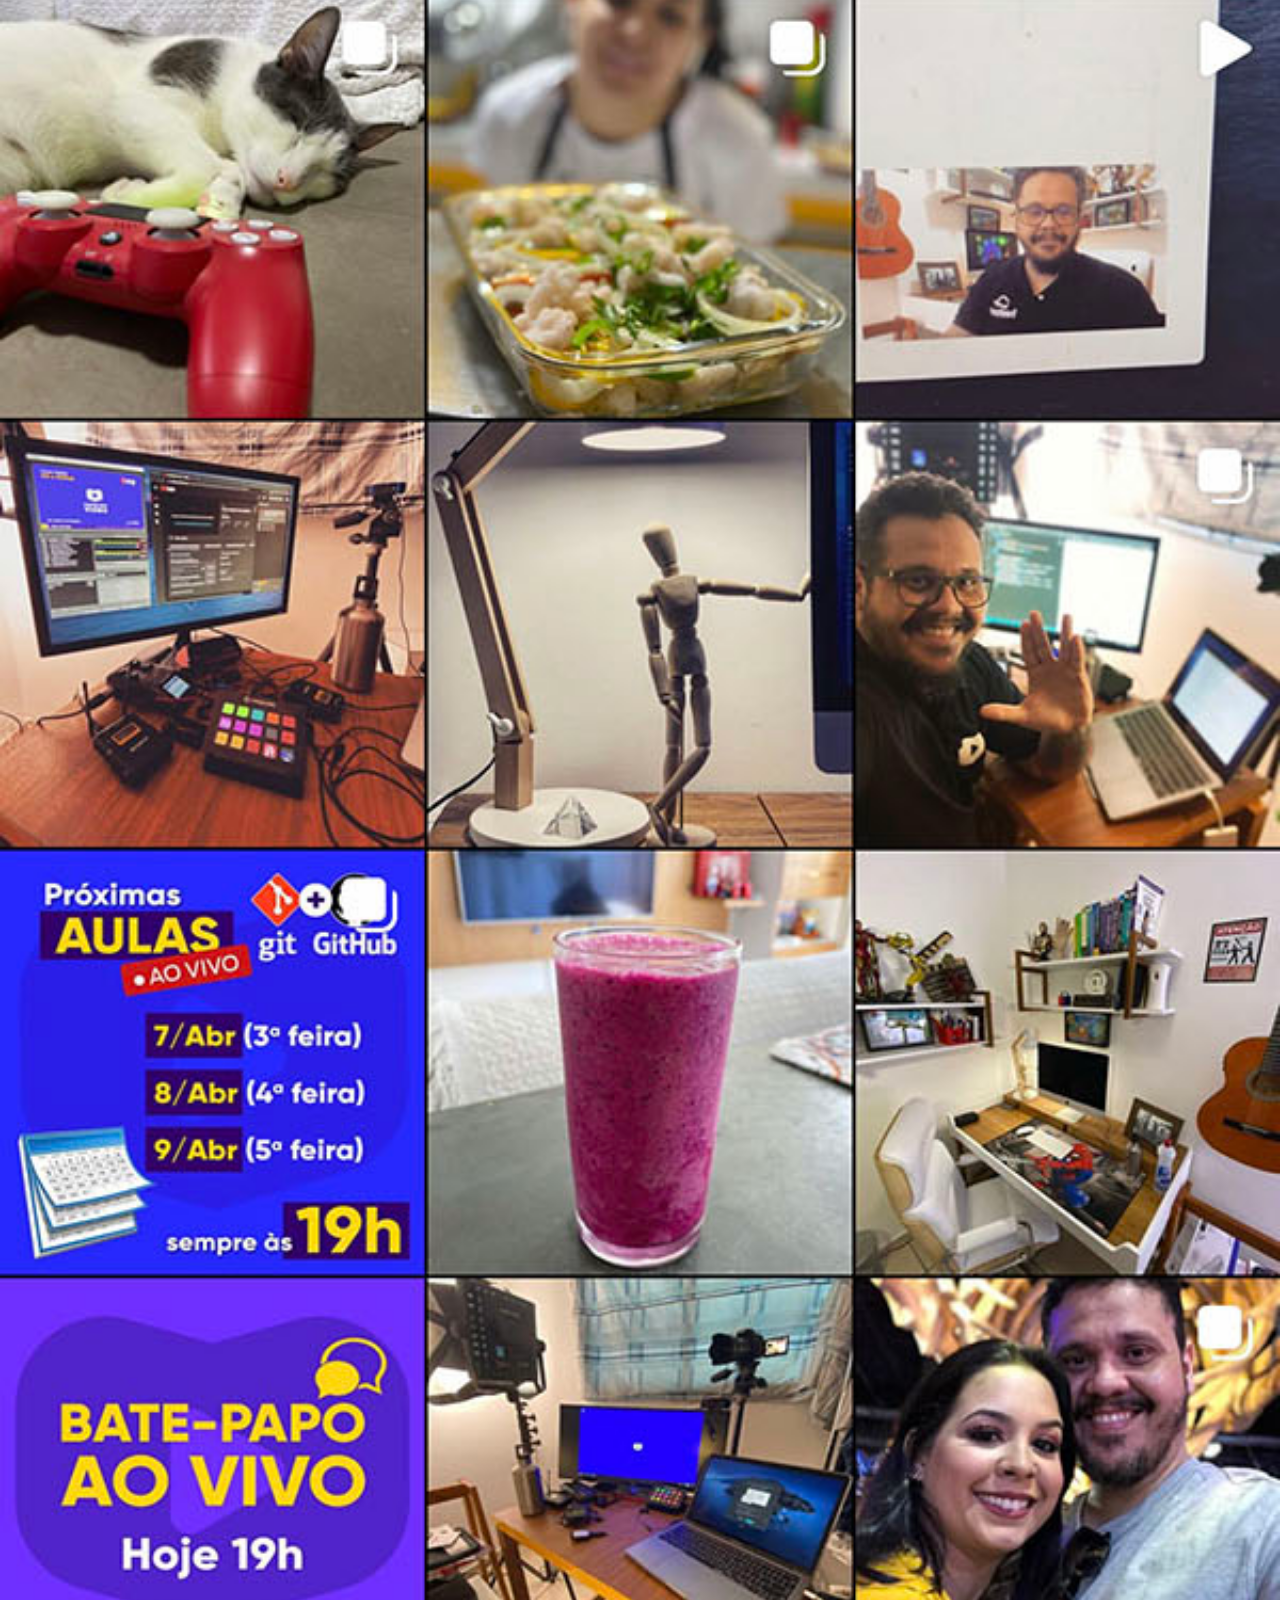
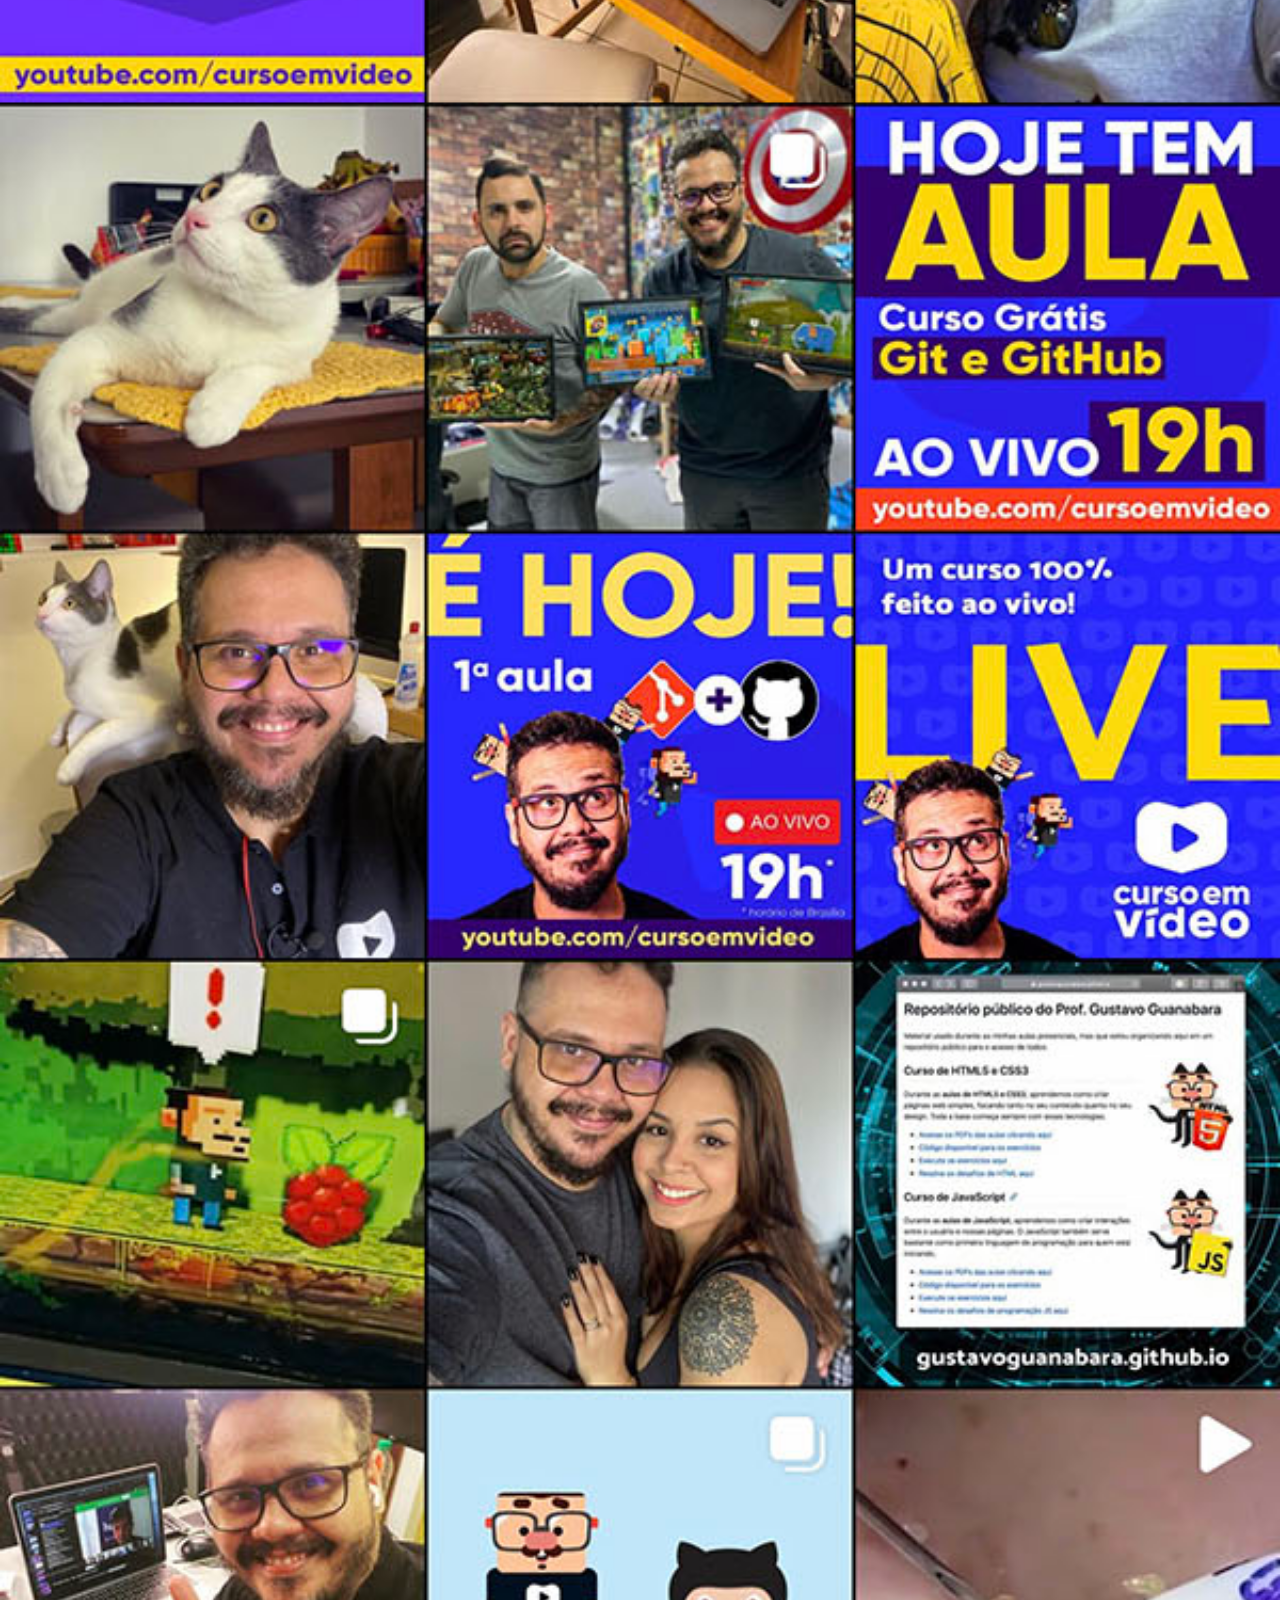
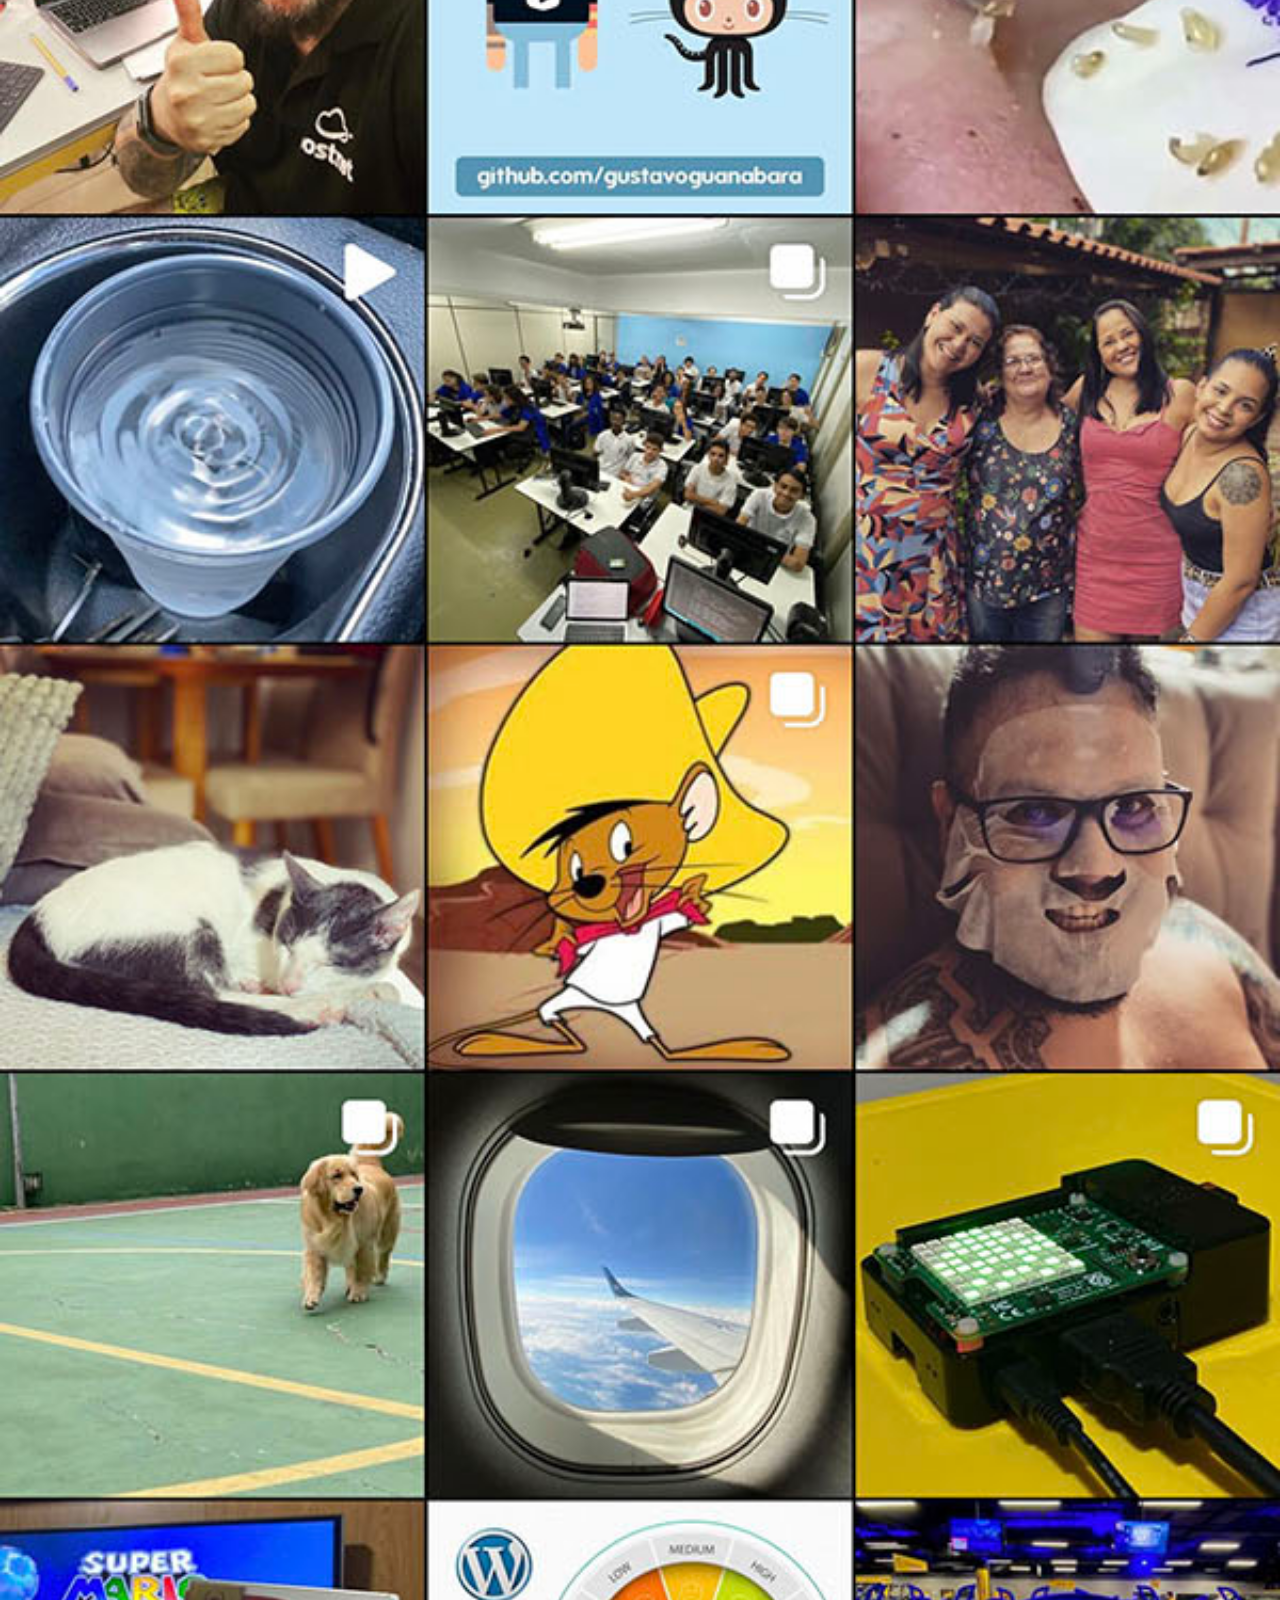
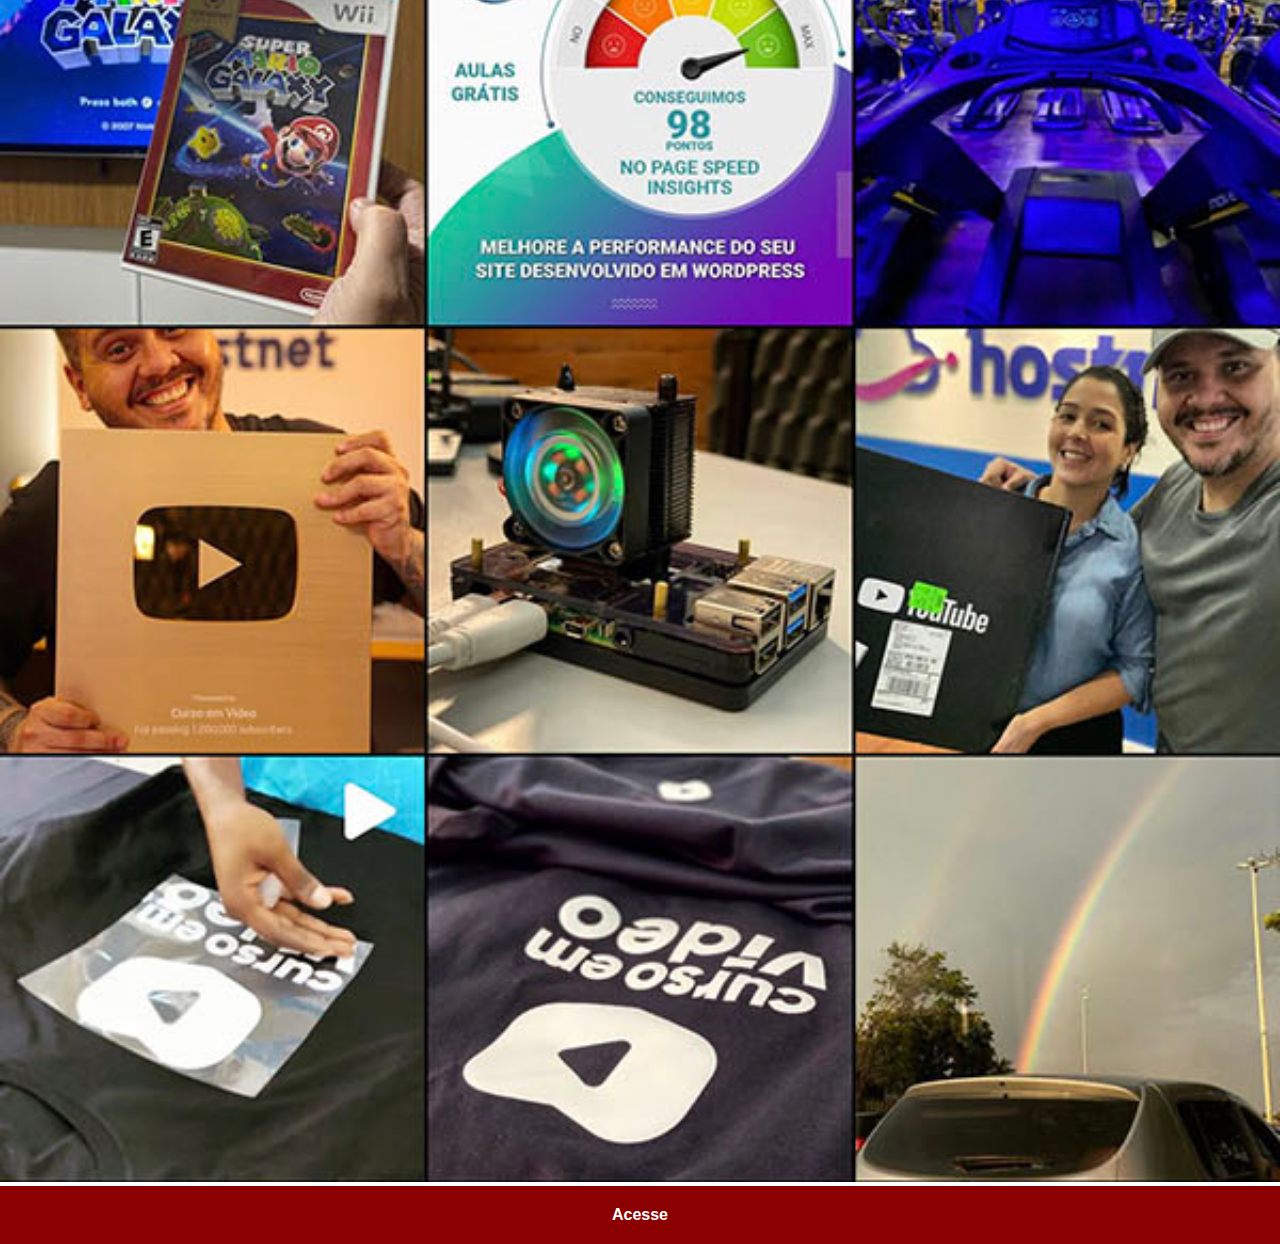
<file: instagram.html>
<!DOCTYPE html>
<html lang="pt-br">
<head>
    <meta charset="UTF-8">
    <meta name="viewport" content="width=device-width, initial-scale=1.0">
    <title>Instagram</title>
    <link rel="stylesheet" href="estilos/social.css">
</head>
<body>
    <img src="./imagens/tela-instagram.jpg" alt="Instagram">
    <a href="https://www.instagram.com/gustavoguanabara" target="_blank">Acesse</a>
</body>
</html>
</file>
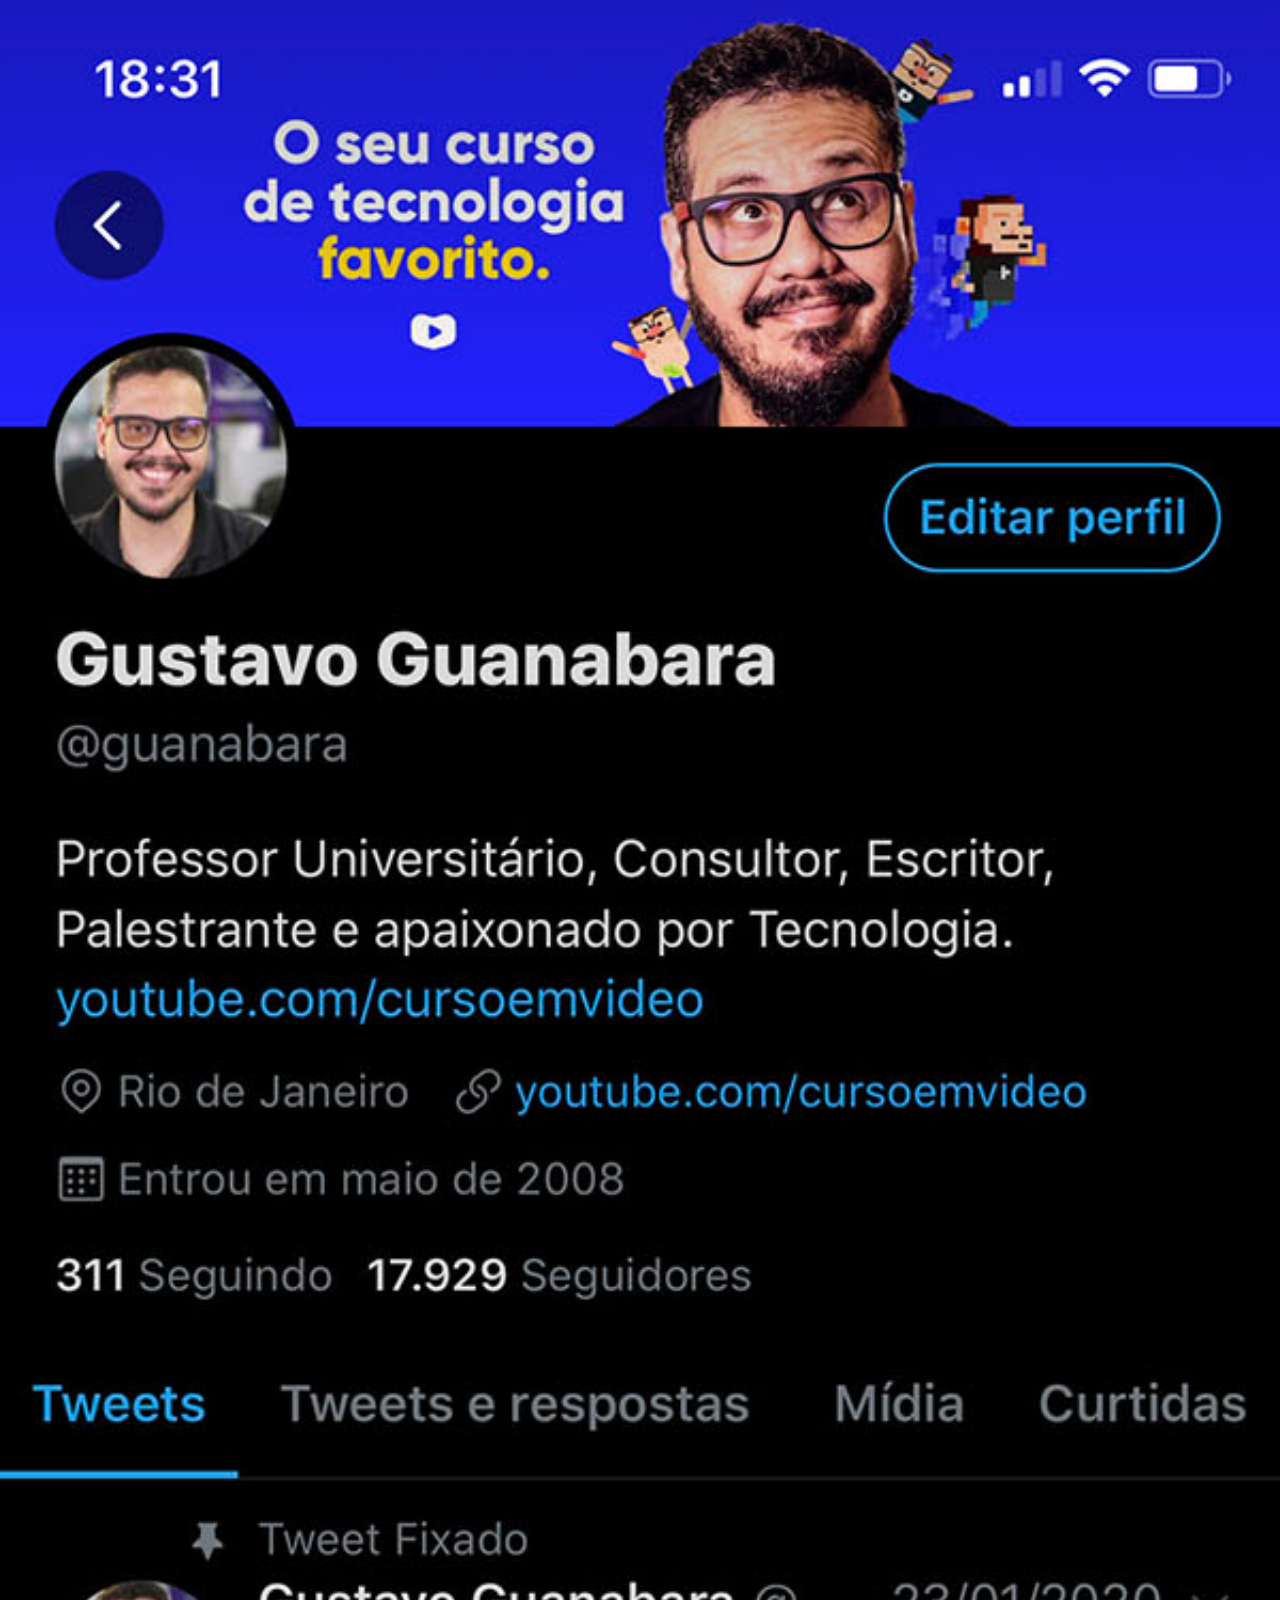
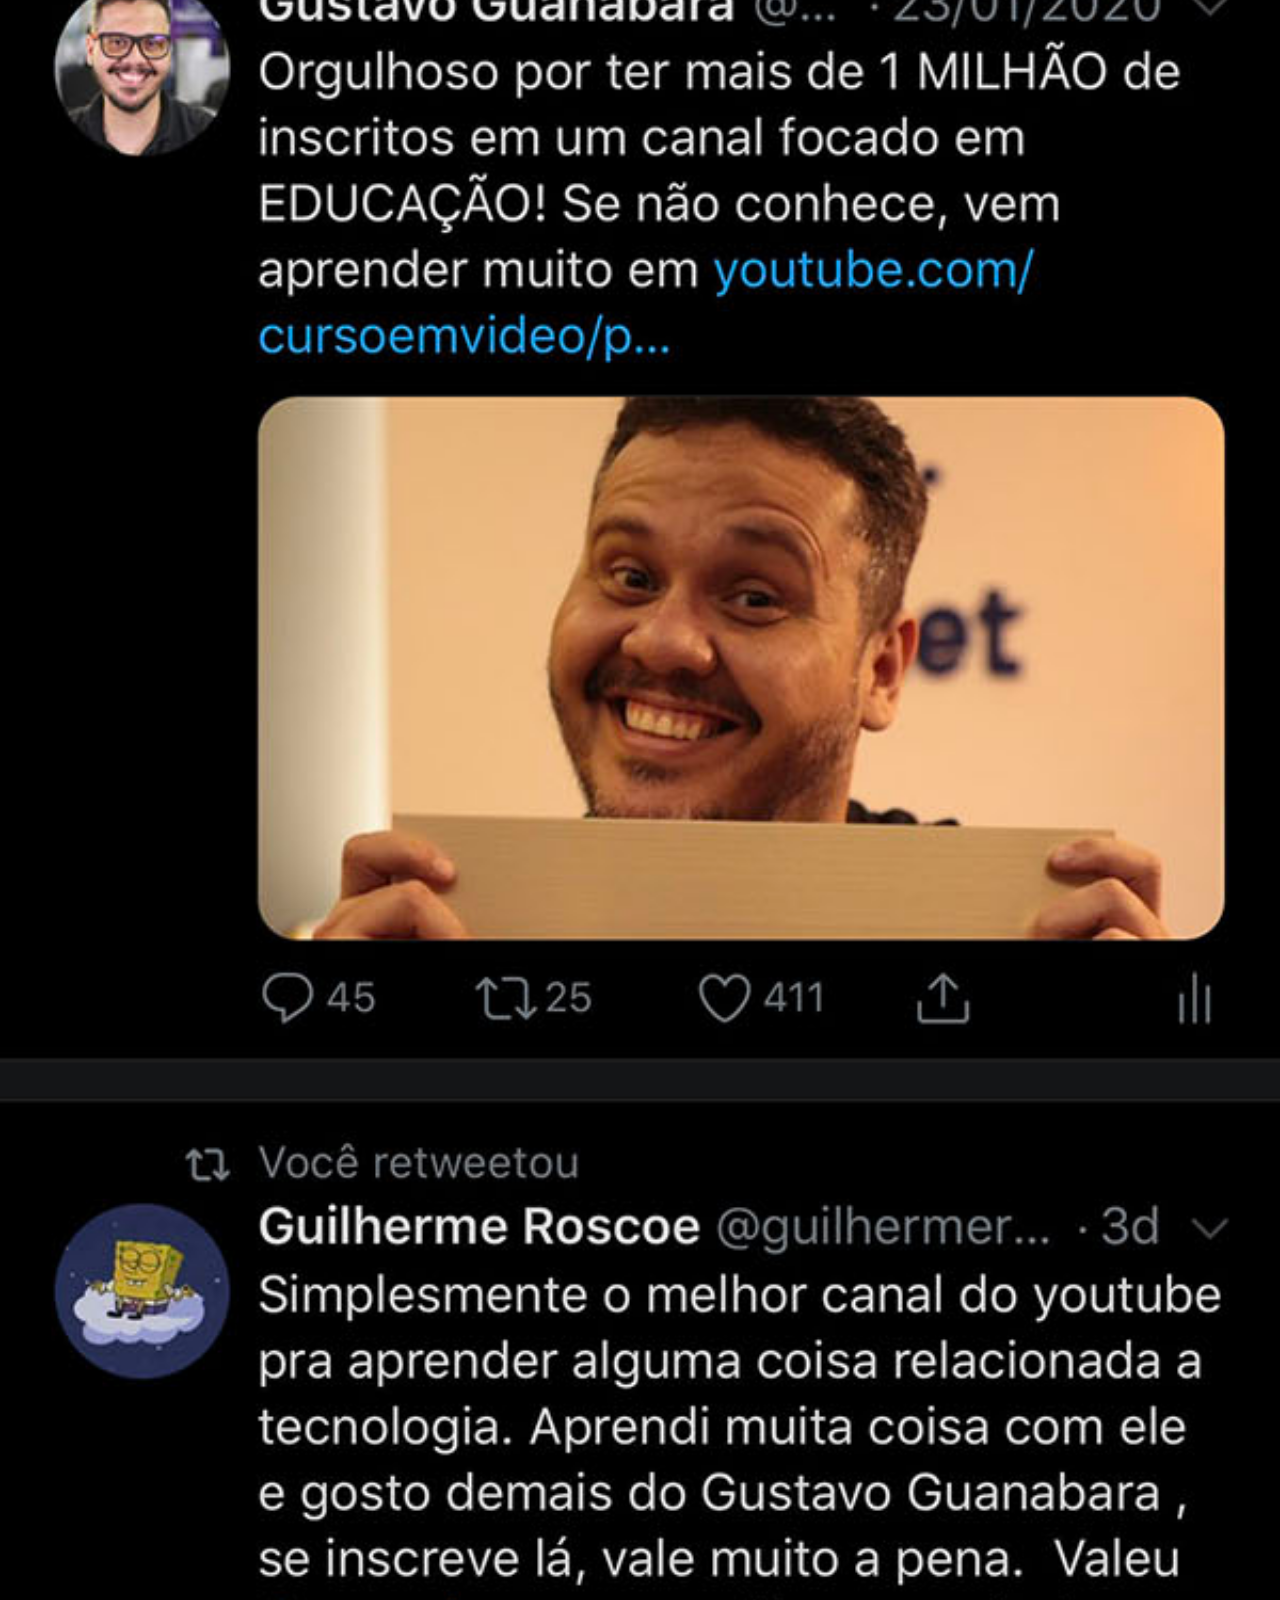
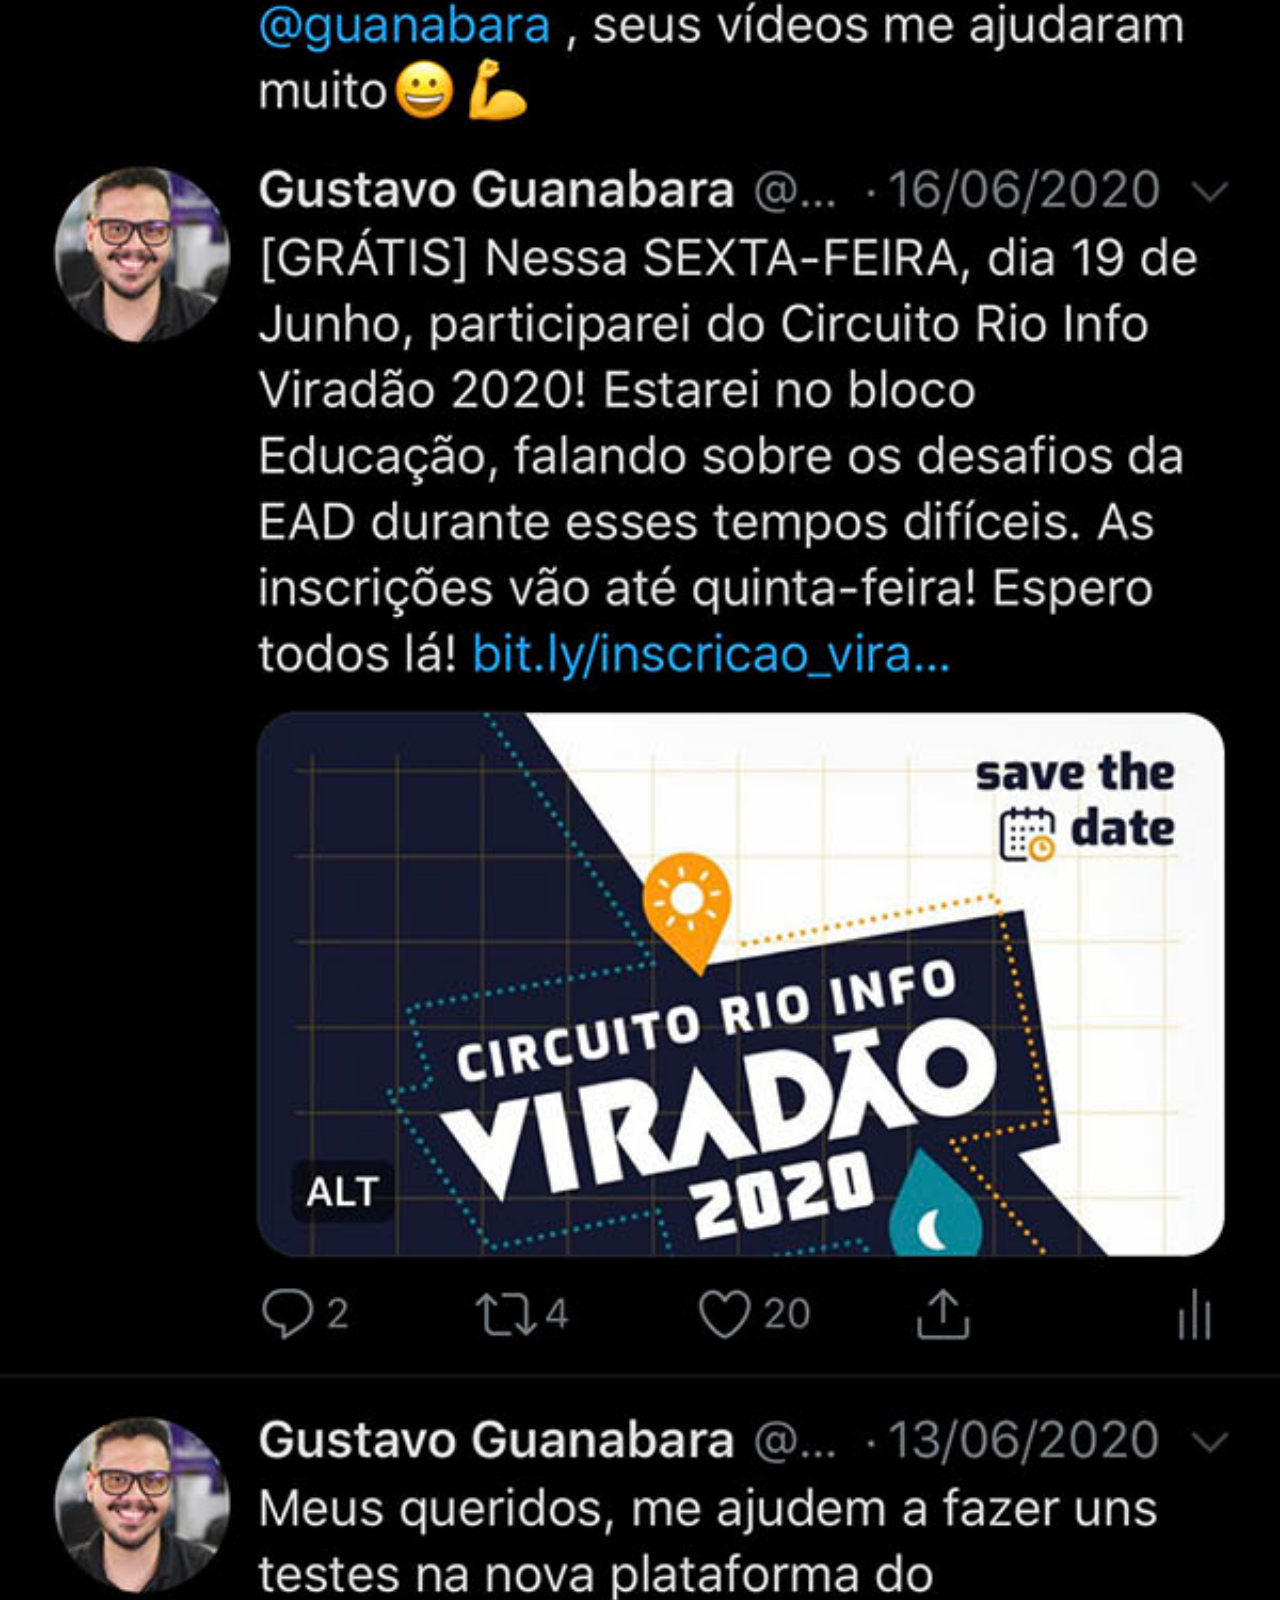
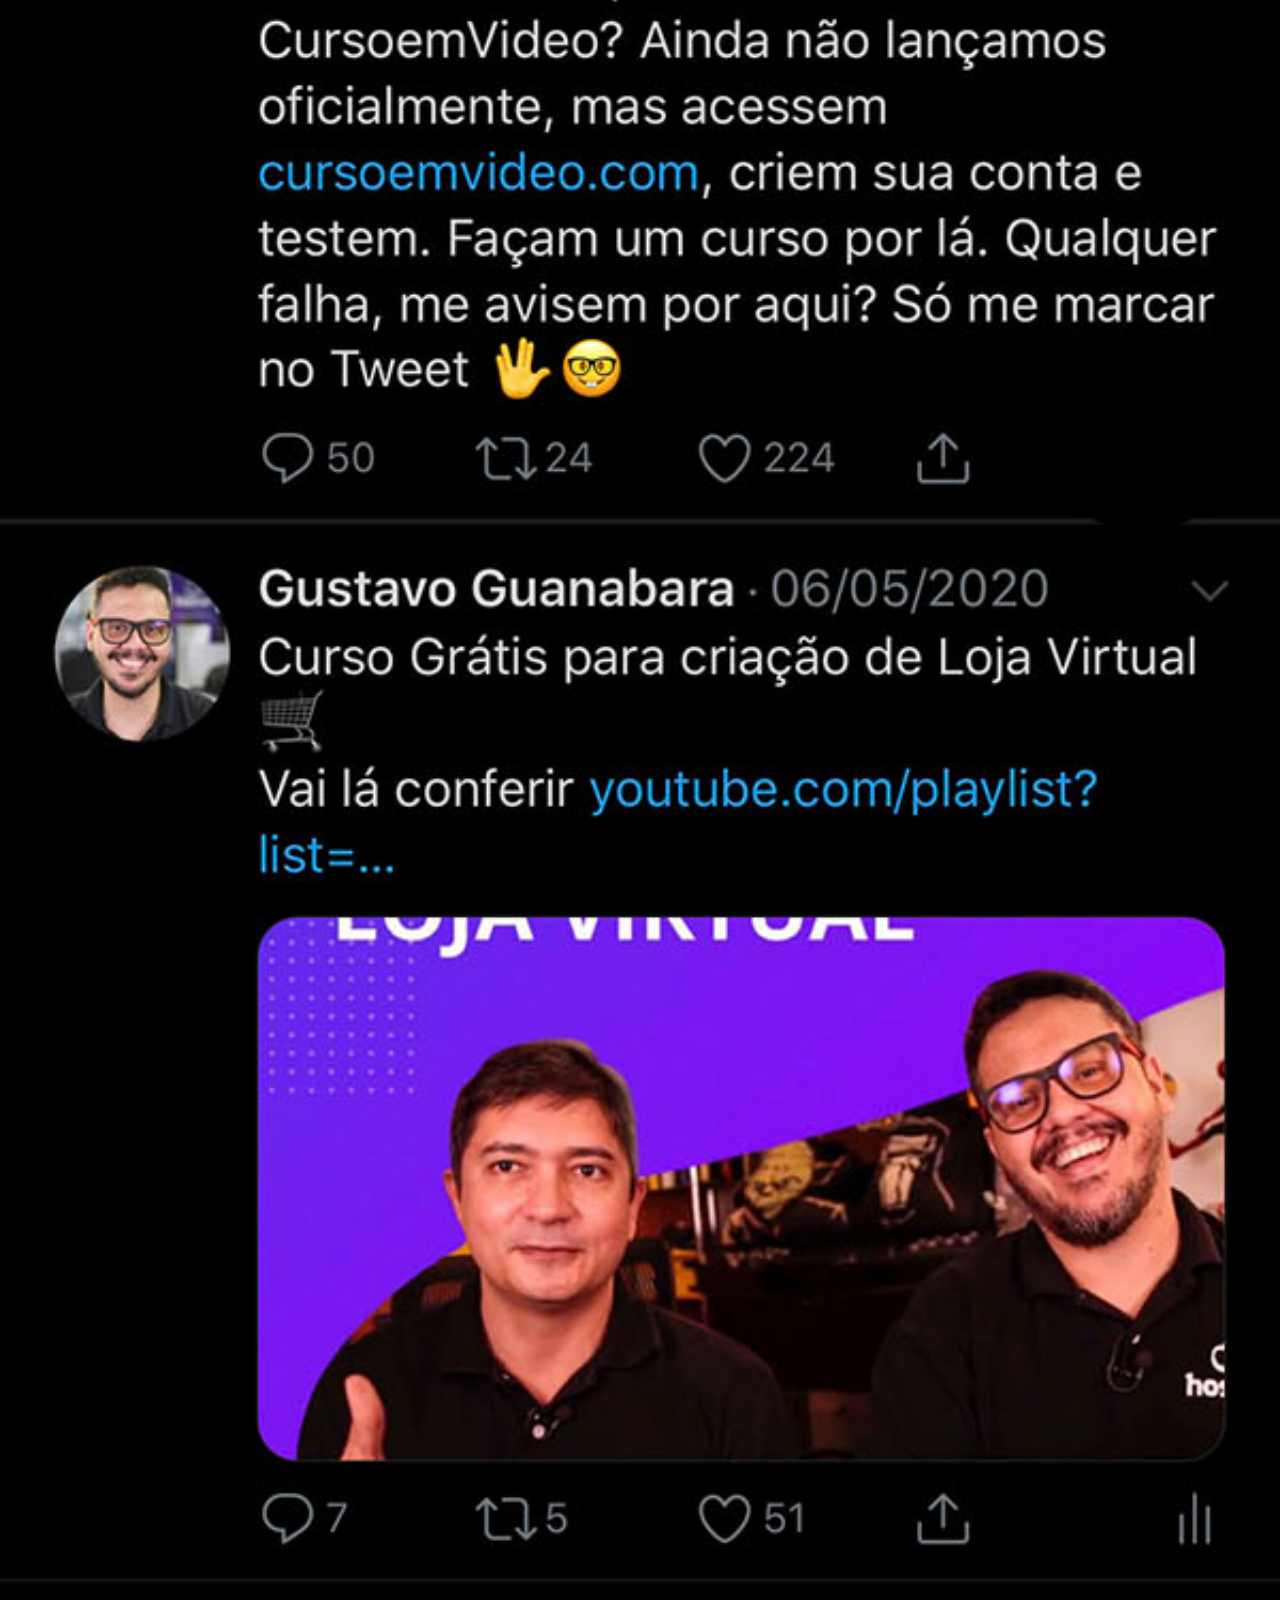
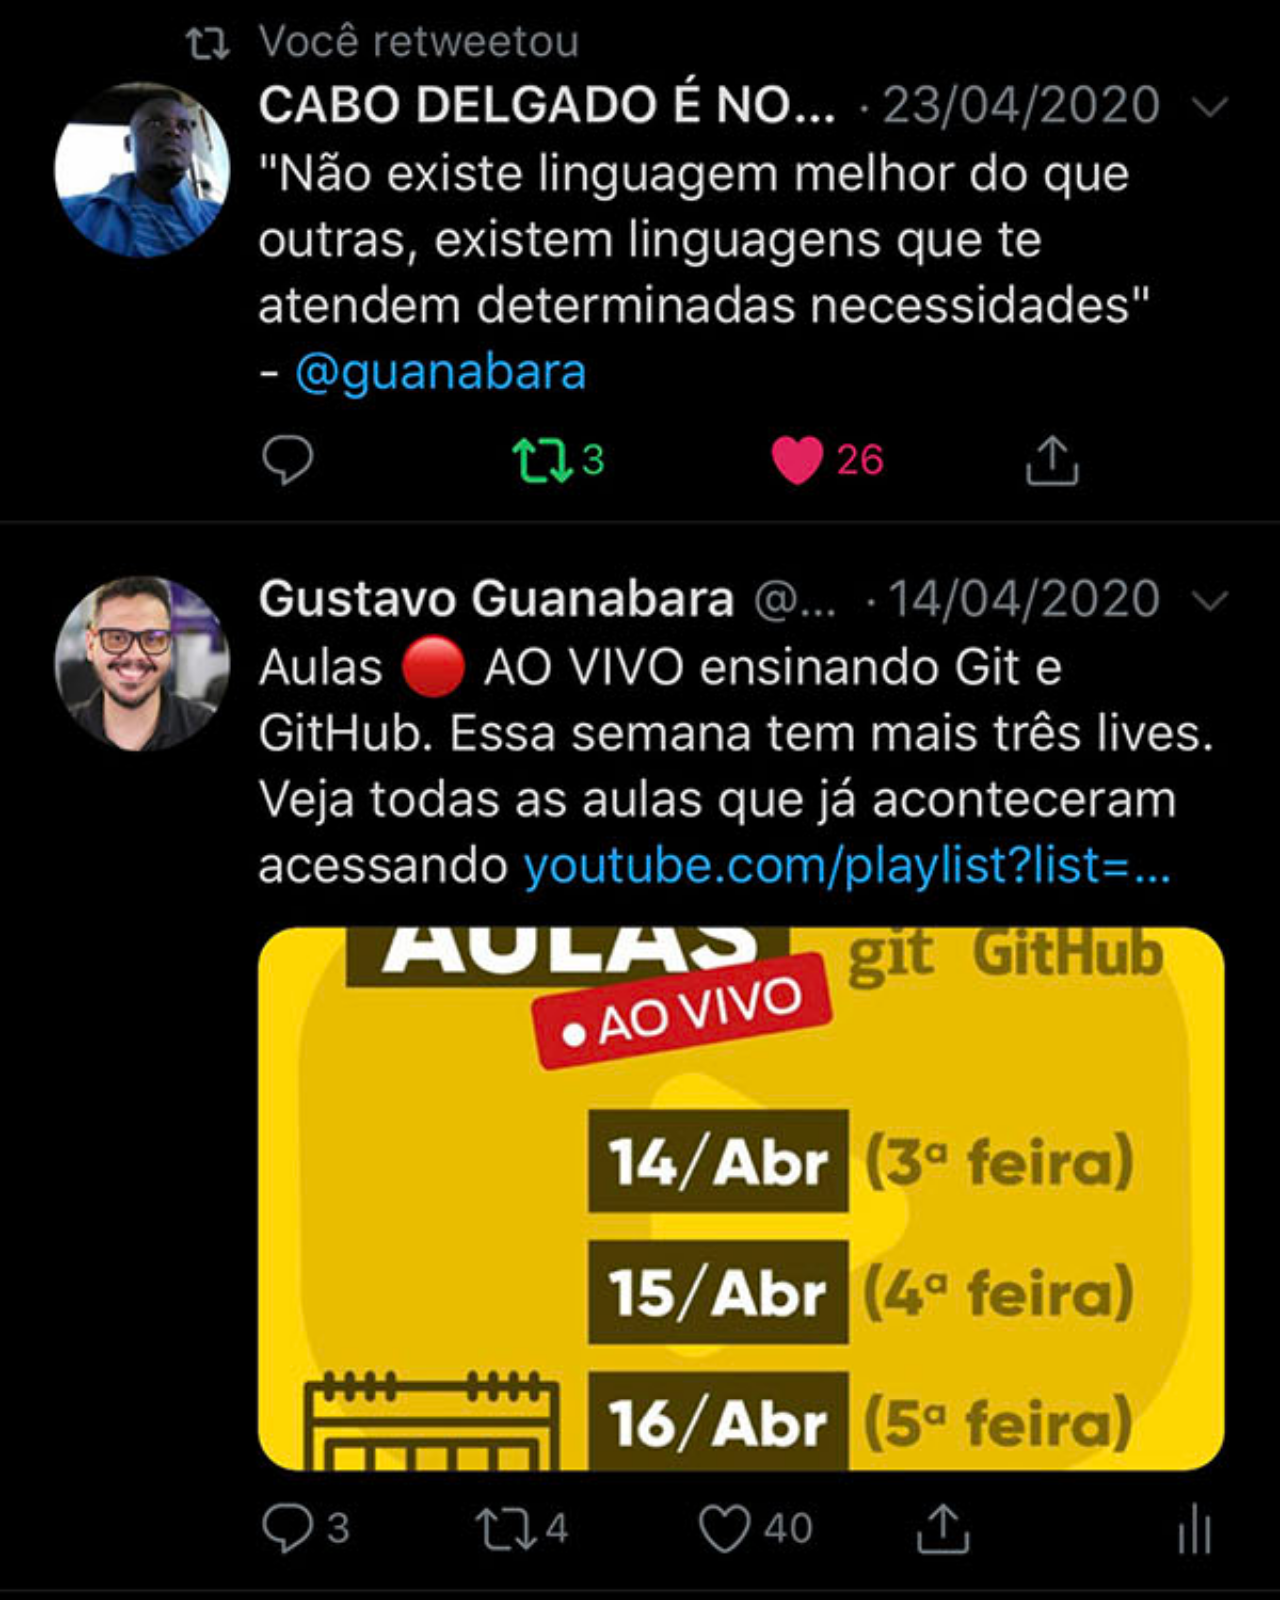
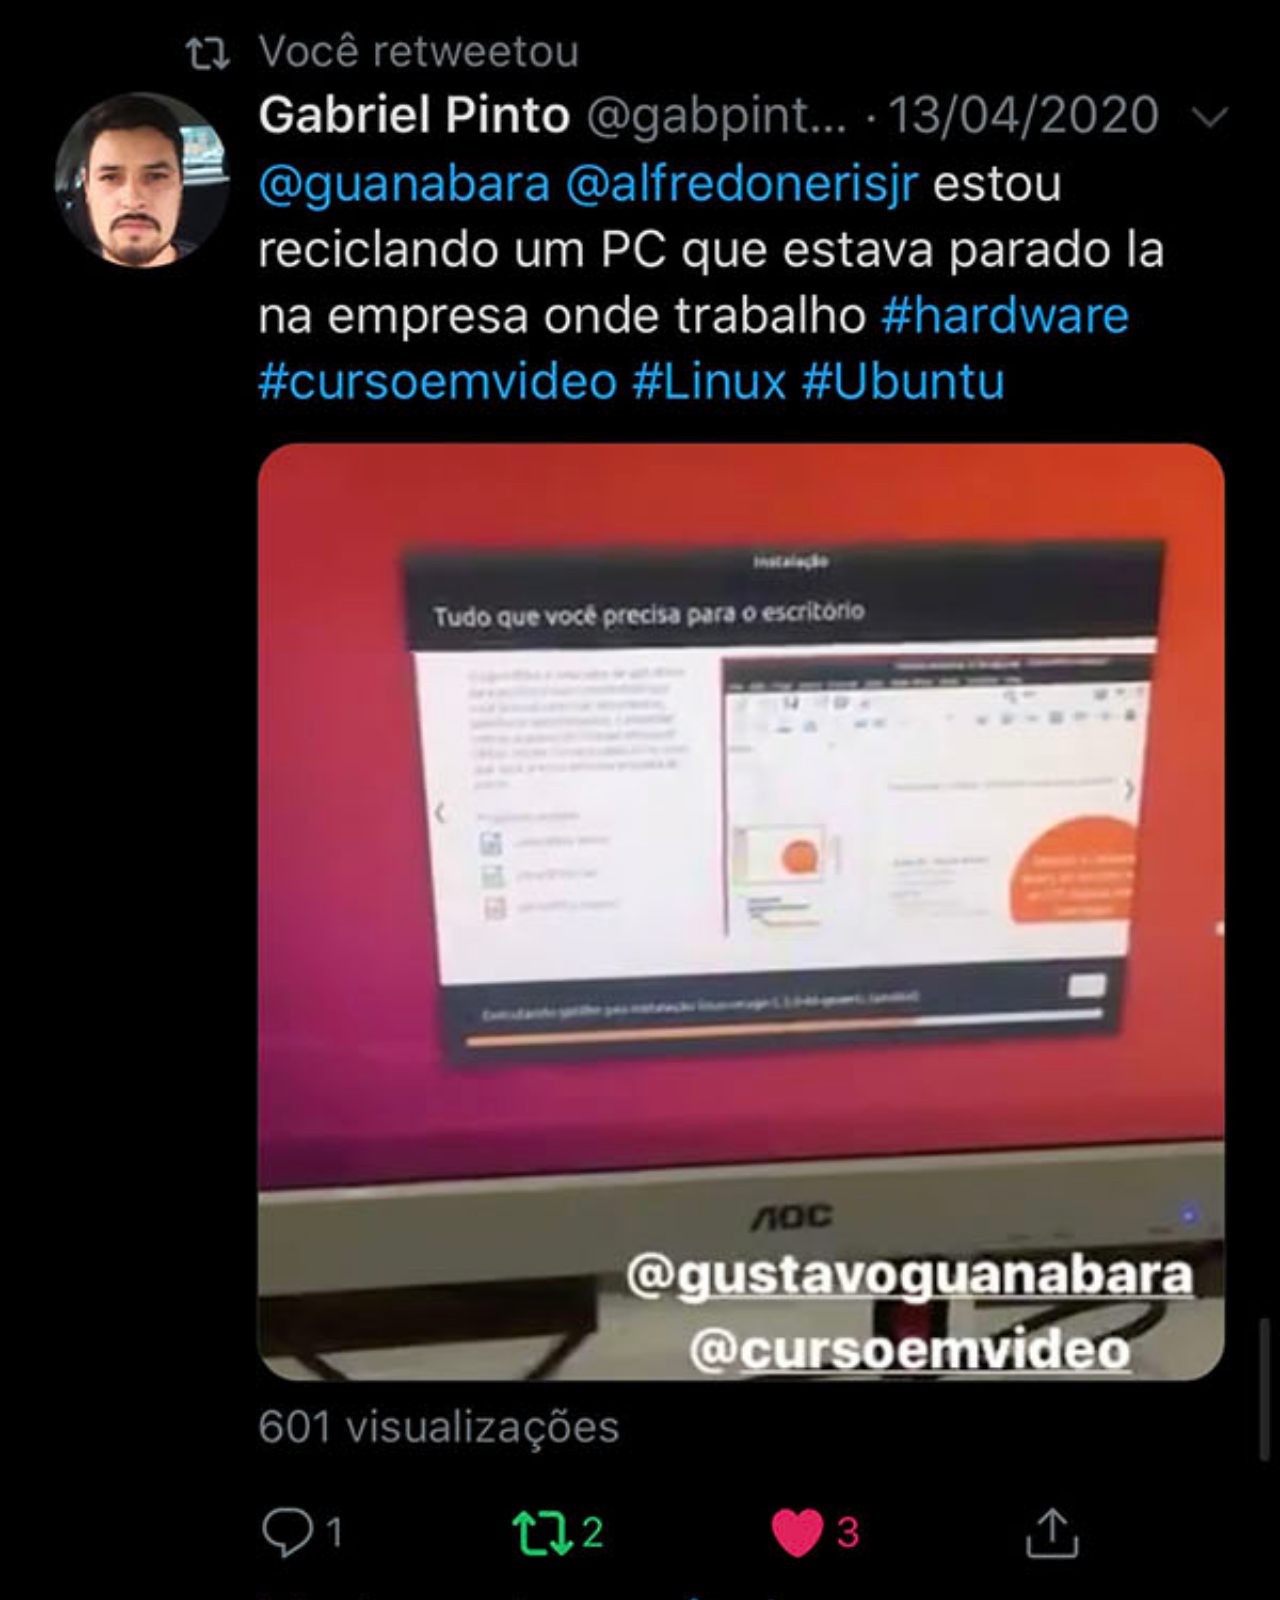
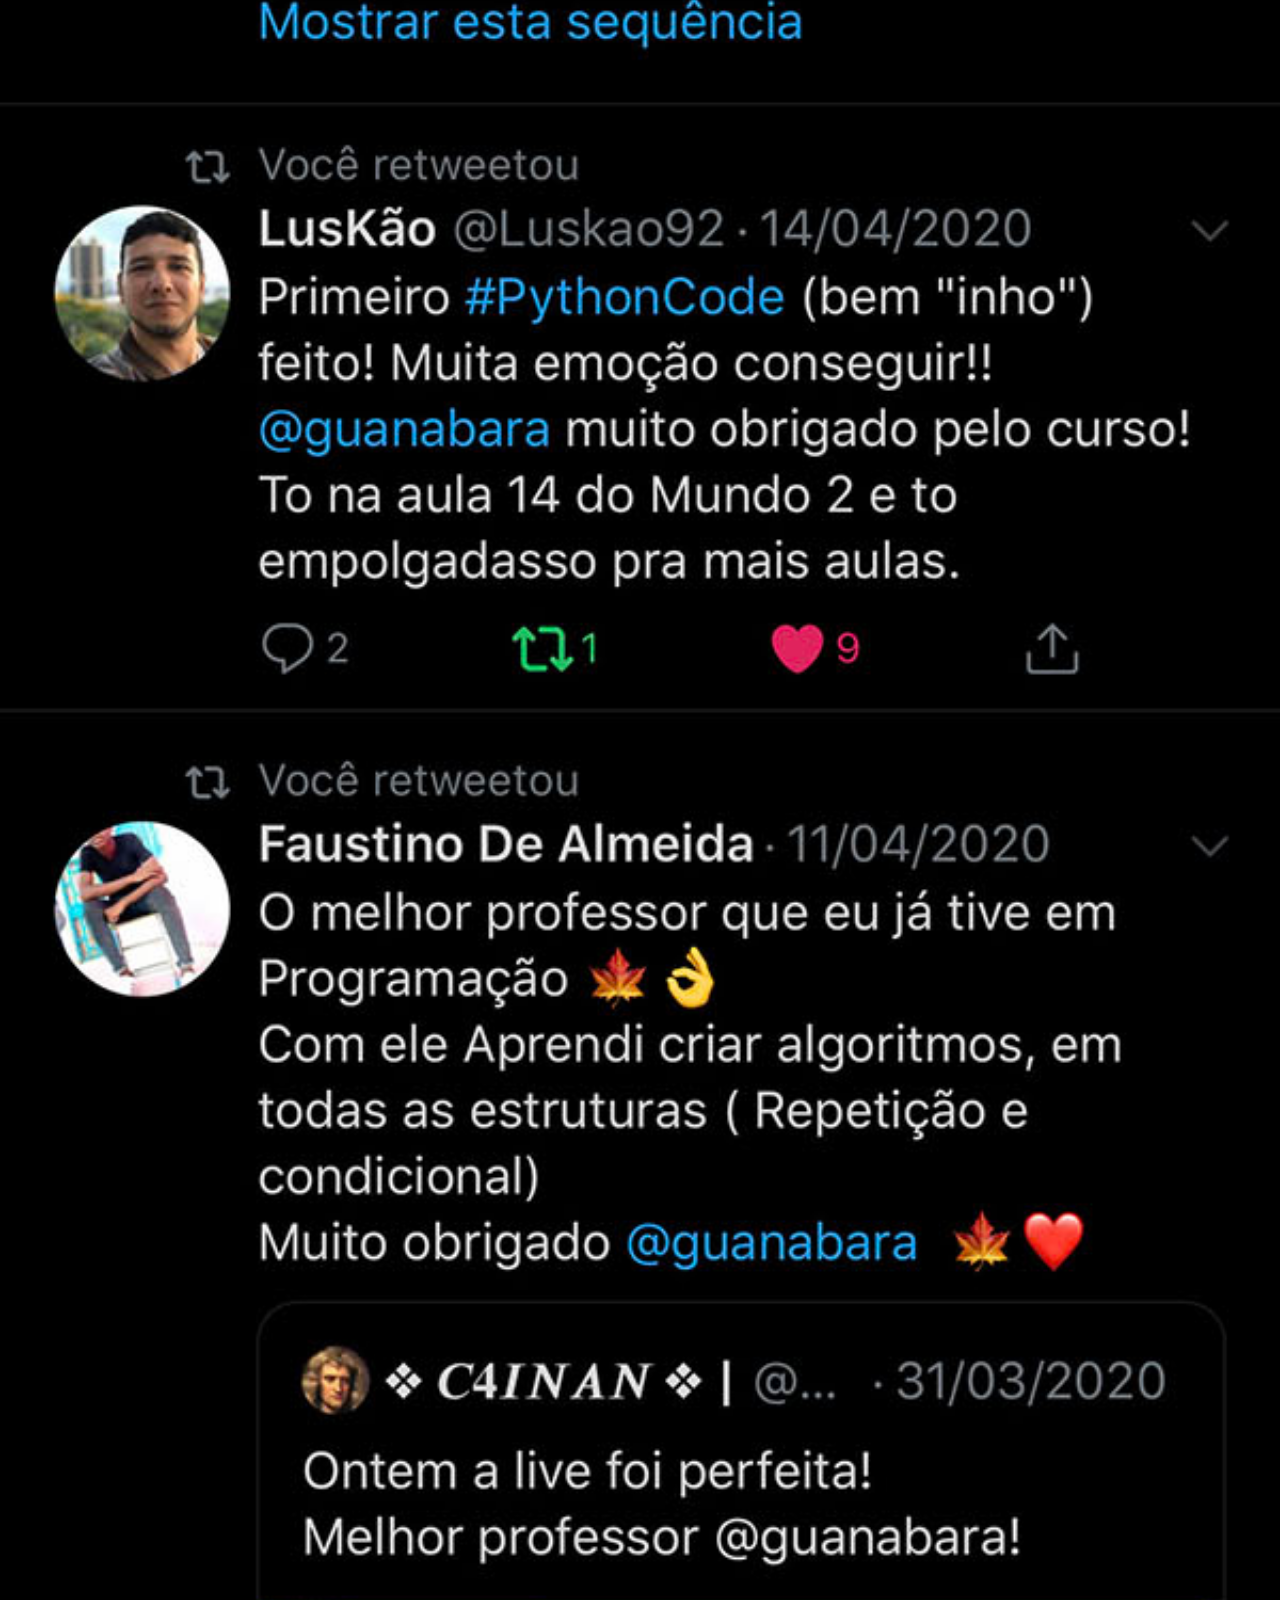
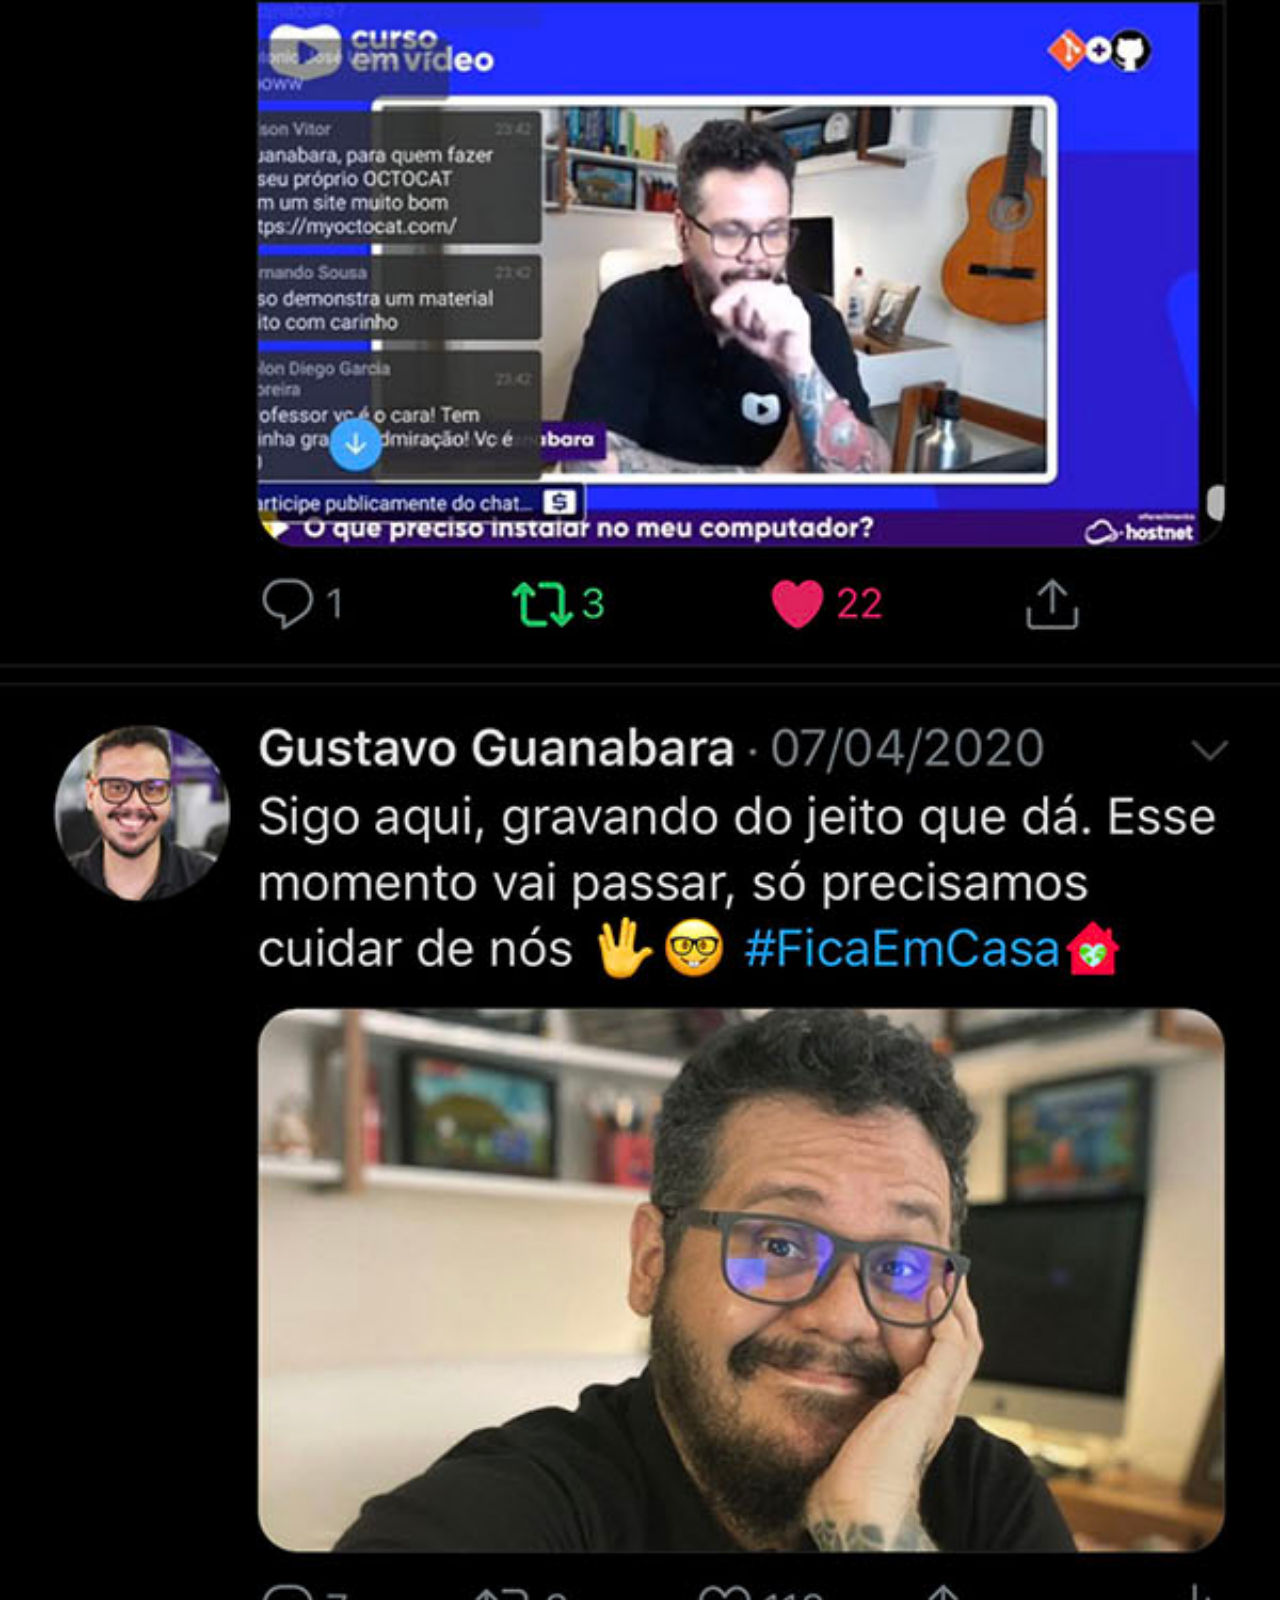
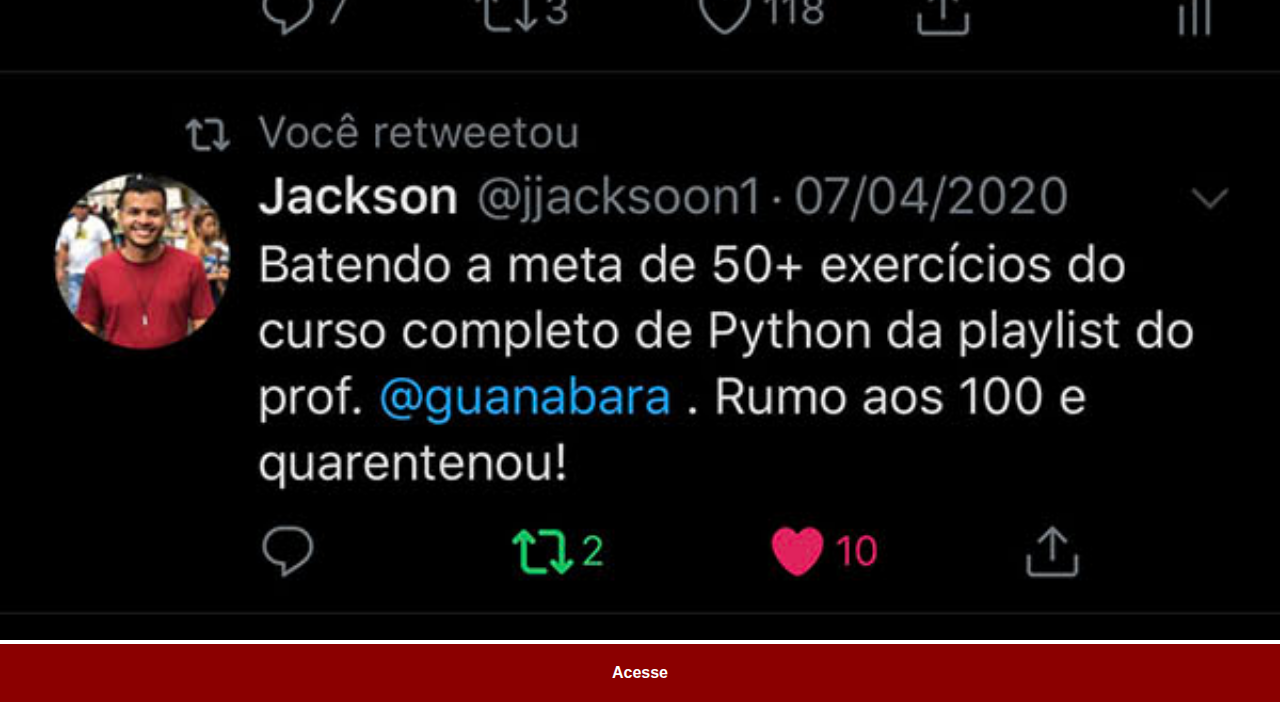
<file: twitter.html>
<!DOCTYPE html>
<html lang="pt-br">
<head>
    <meta charset="UTF-8">
    <meta name="viewport" content="width=device-width, initial-scale=1.0">
    <title>Twitter</title>
    <link rel="stylesheet" href="estilos/social.css">
</head>
<body>
    <img src="./imagens/tela-twitter.jpg" alt="Twitter">
    <a href="https://www.twitter.com" target="_blank">Acesse</a>
</body>
</html>
</file>
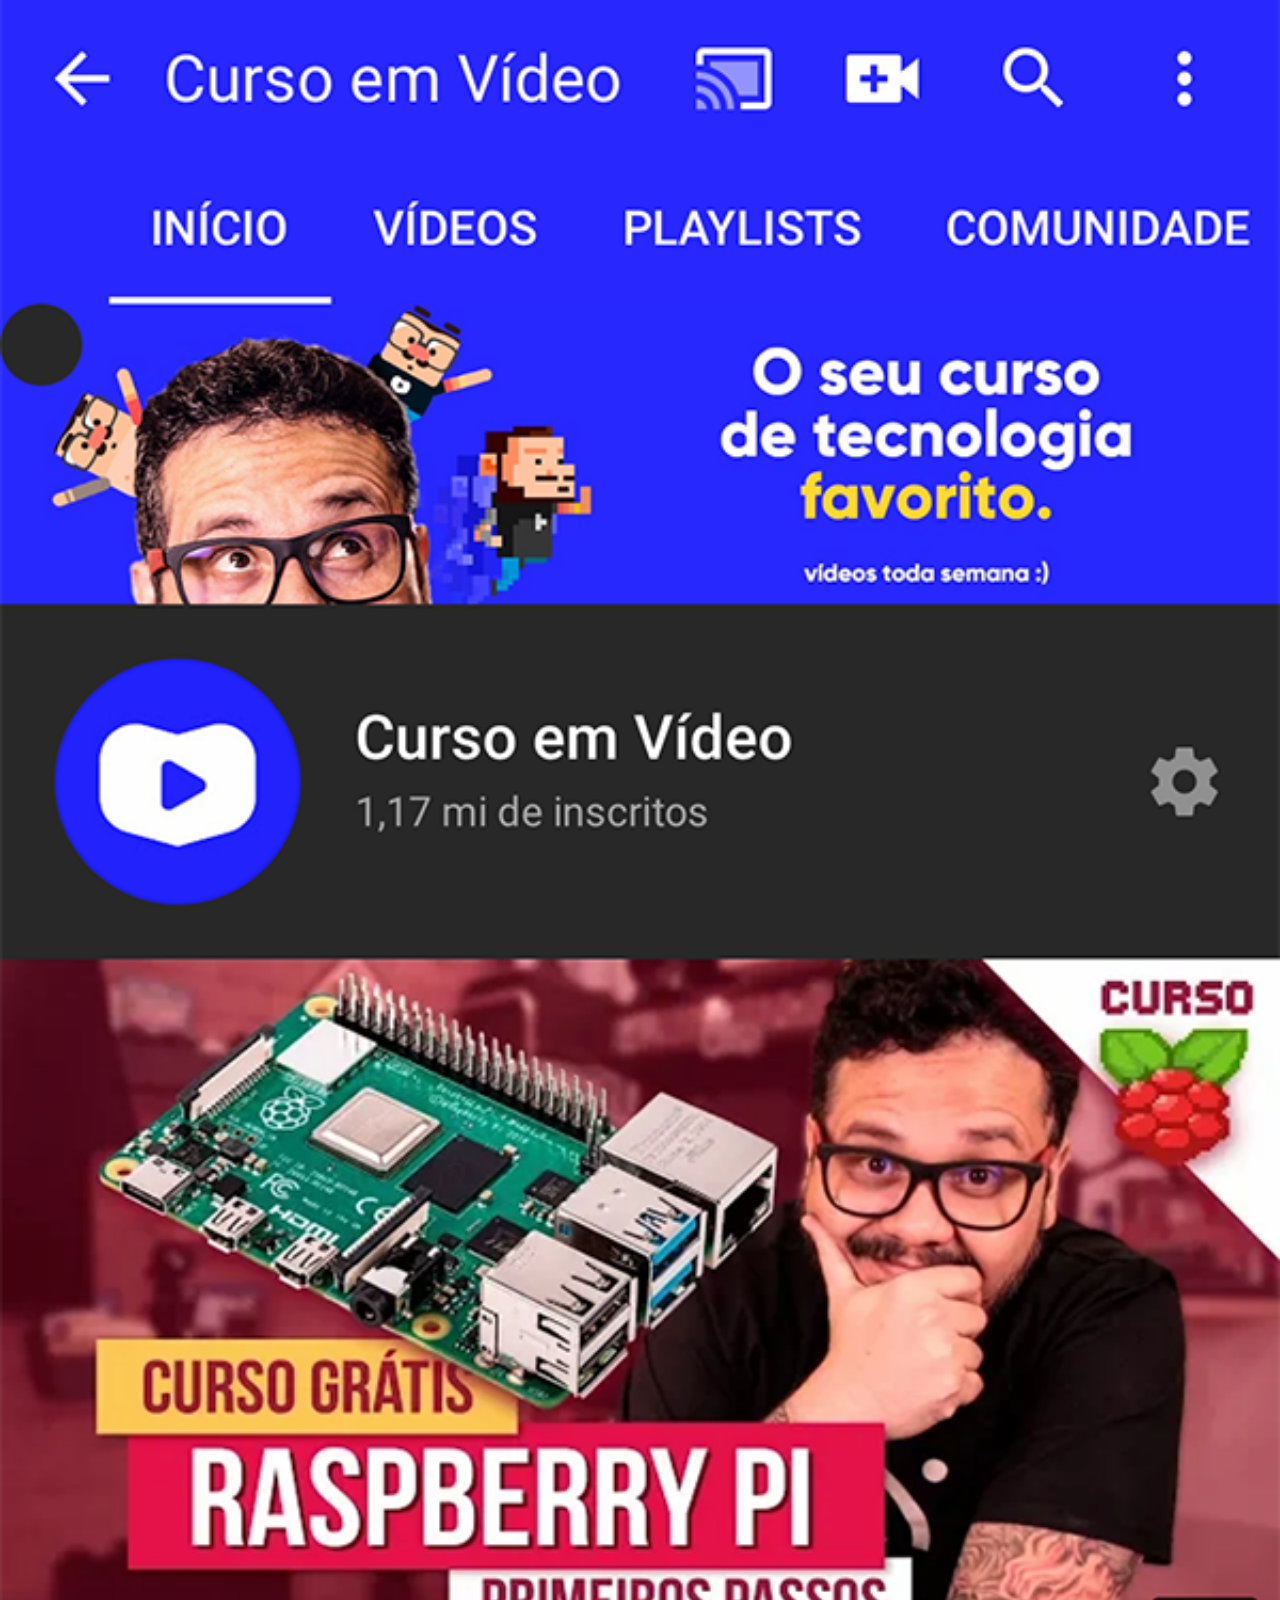
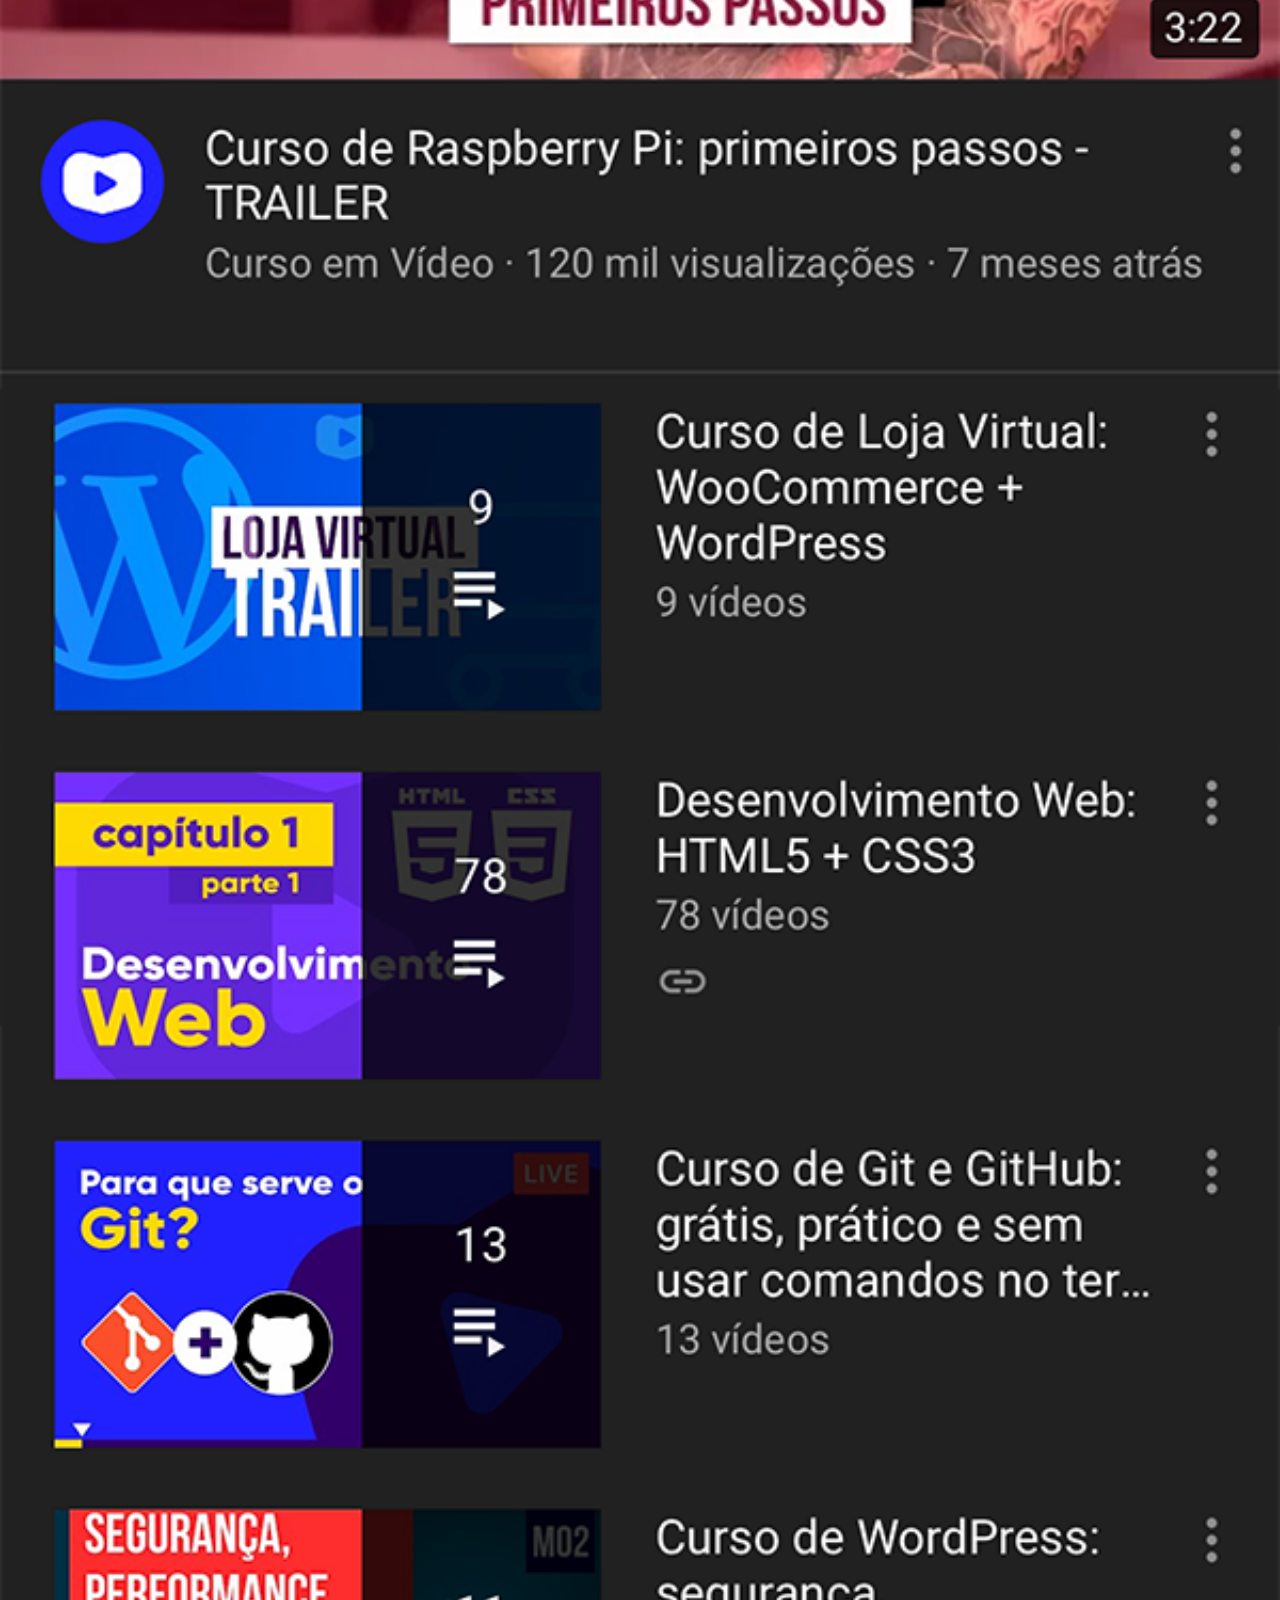
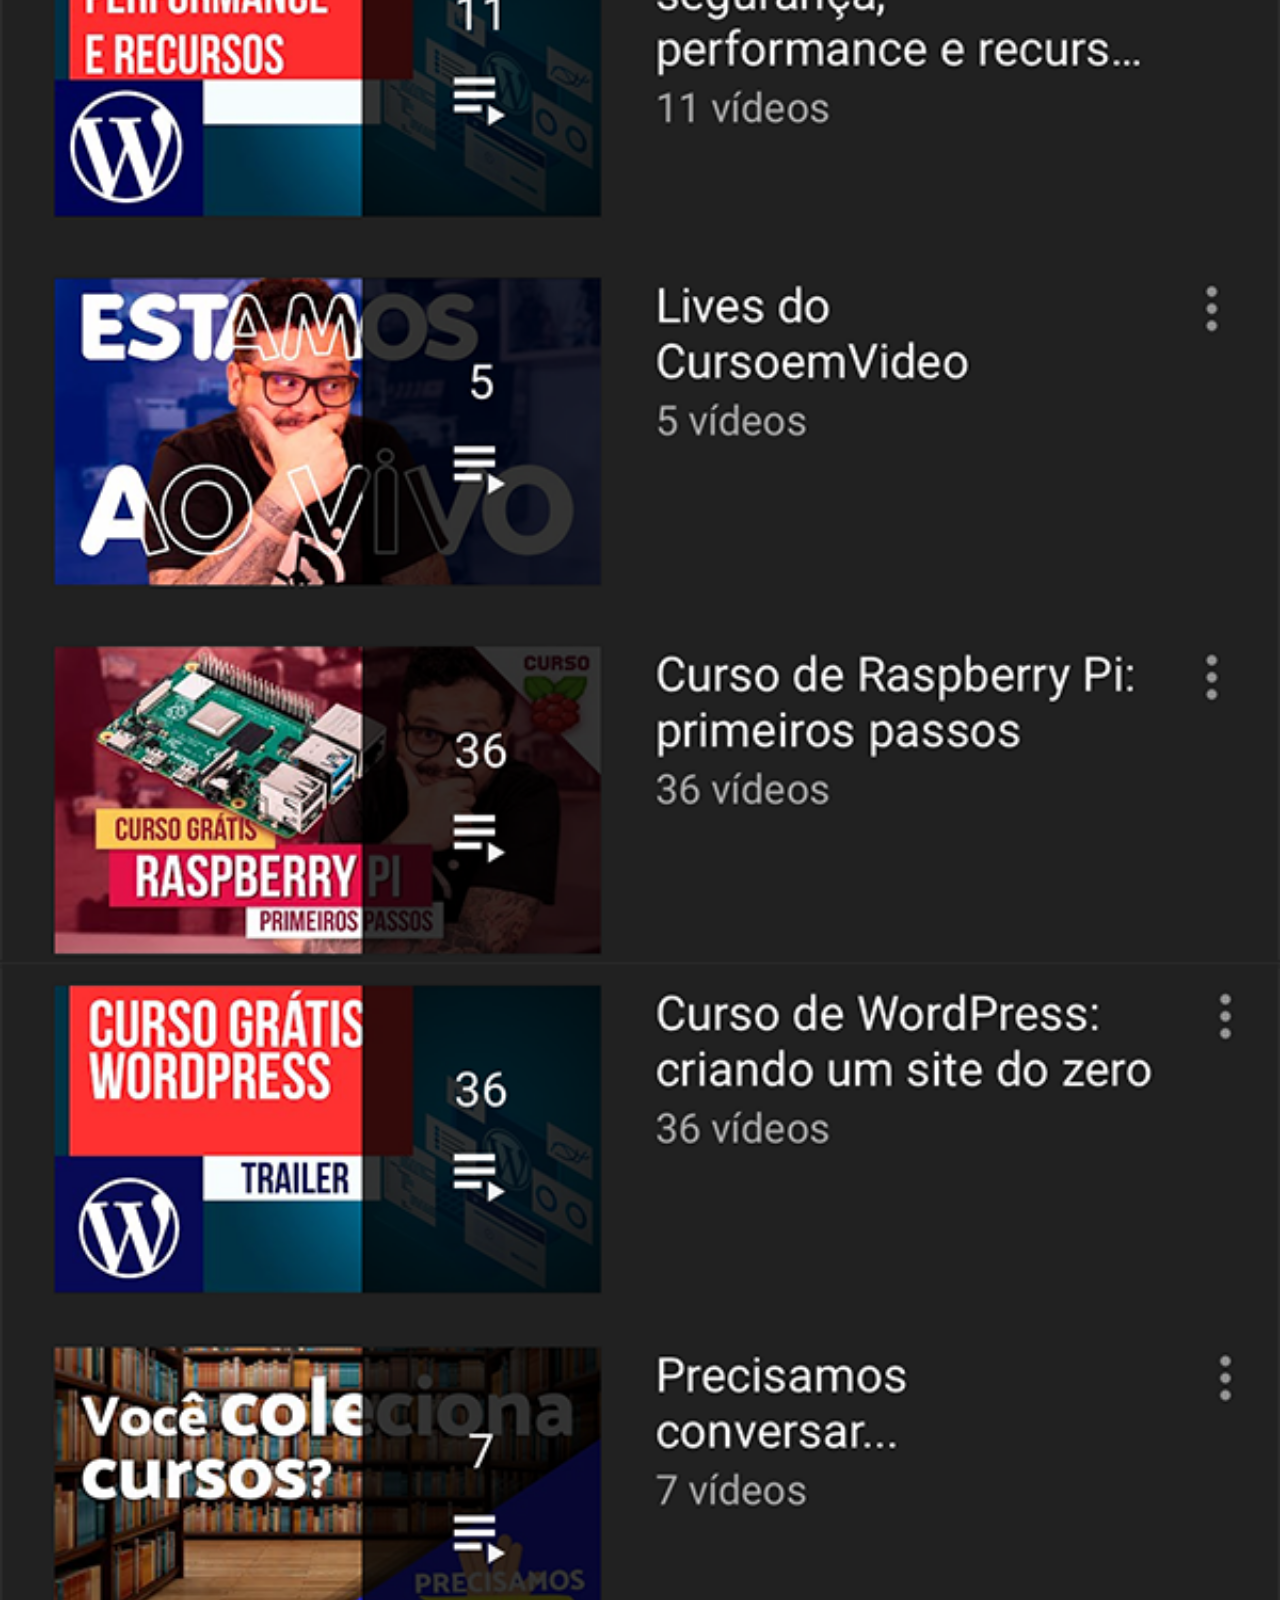
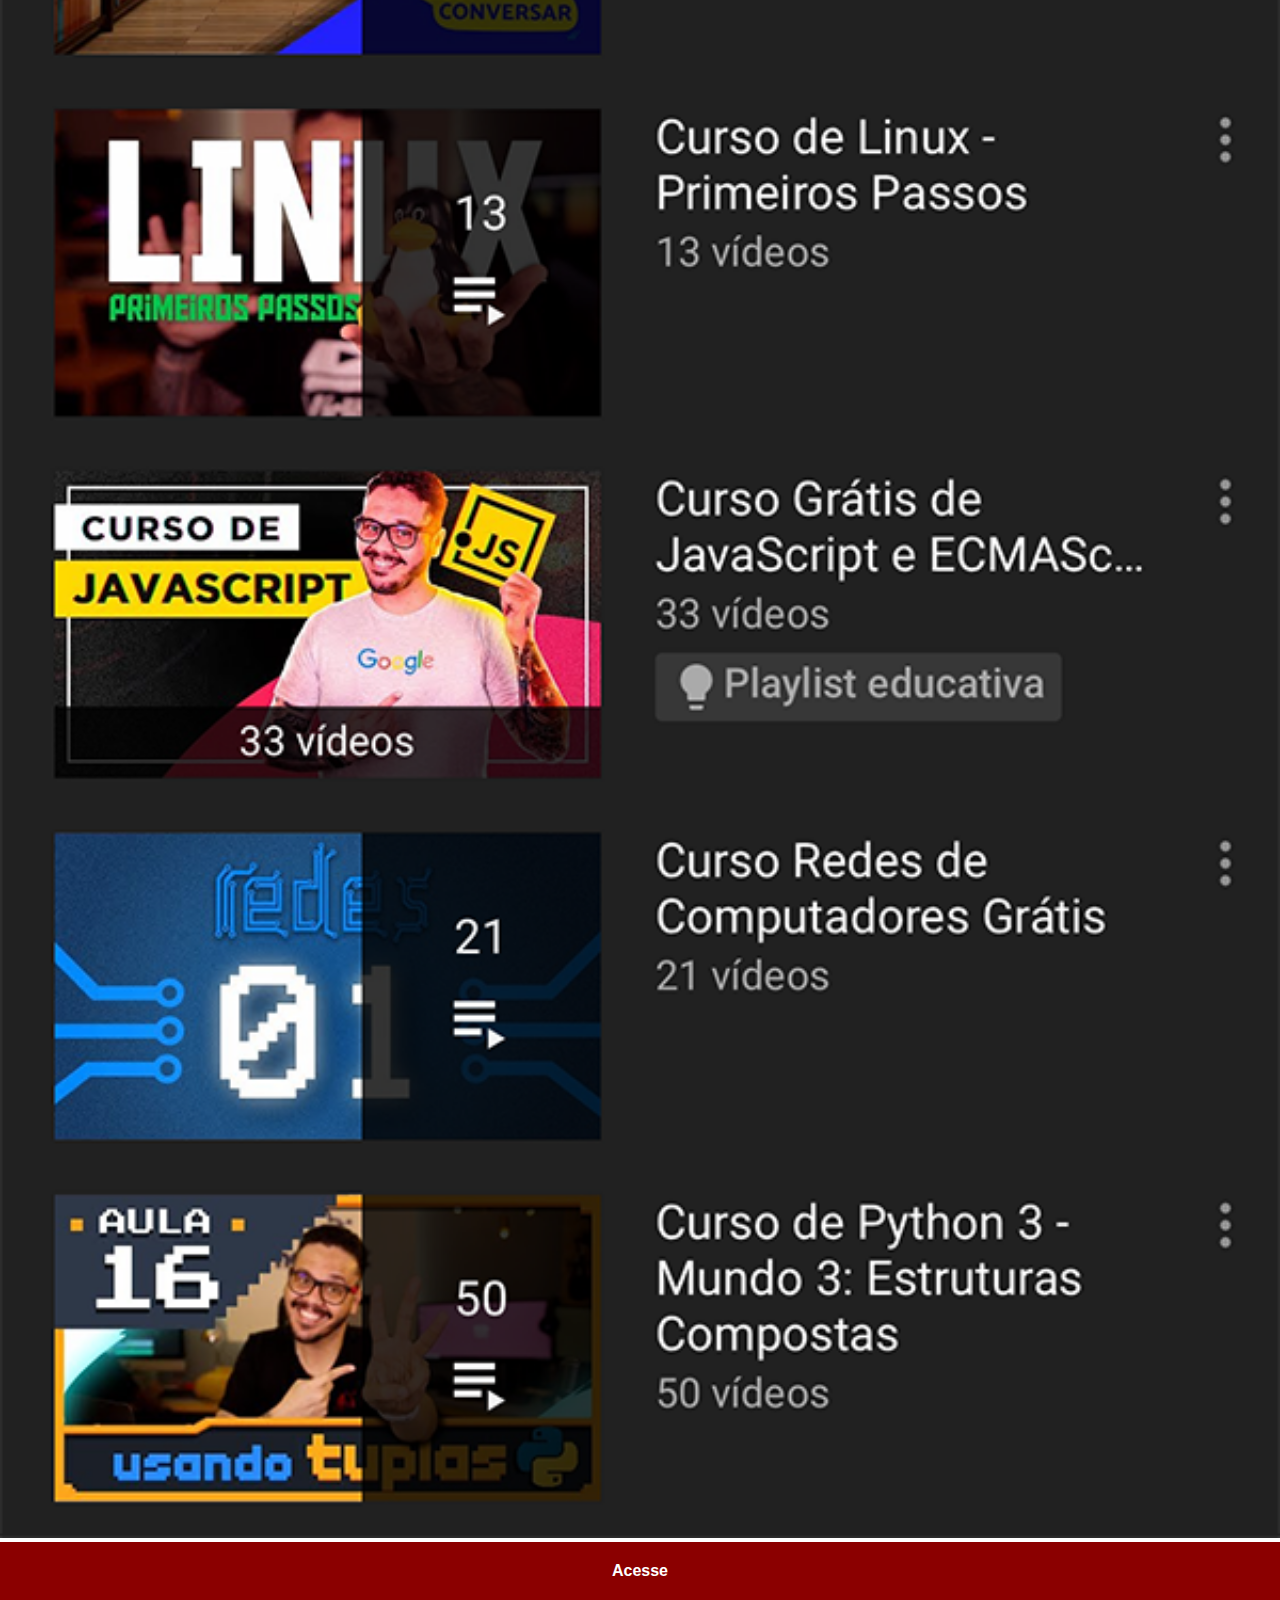
<file: youtube.html>
<!DOCTYPE html>
<html lang="pt-br">
<head>
    <meta charset="UTF-8">
    <meta name="viewport" content="width=device-width, initial-scale=1.0">
    <title>Youtube</title>
    <link rel="stylesheet" href="estilos/social.css">
</head>
<body>
    <img src="./imagens/tela-youtube.png" alt="Youtube">
    <a href="https://www.youtube.com/user/cursosemvideo/playlists" target="_blank">Acesse</a>
</body>
</html>
</file>
<file: estilos/style.css>
@charset "UTF-8";

* {
    margin: 0px;
    padding: 0px;
    font-family: Arial, Helvetica, sans-serif;
}

html, body {
    height: 100vh;
    width: 100vw;
    background-color: black;
}

body {
    background: url('../imagens/fundo-madeira.jpg') no-repeat top center;
    /*para cobrir a tela inteira*/
    background-size: cover;
    background-attachment: fixed;
}

main {
    position: relative;
    height: 100vh;
}

section#telefone {
    /*deixando position absolute para poder personalizar a posição*/
    position: absolute;
    /*deixando ele centralizado na tela*/
    top: 50%;
    left: 50%;
    transform: translate(-50%, -50%);
    height: 627px;
    width: 311px;
    background: url('../imagens/frame-iphone.png') no-repeat;
}

iframe#tela {
    position: relative;
    top: 80px;
    left: 22px;
    width: 267px;
    height: 471px;
}

section#redes-sociais {
    text-align: right;
}

section#redes-sociais img {
    width: 50px;
    margin: 10px;
    border-radius: 50%;
    box-shadow: 2px 2px 5px rgba(0, 0, 0, 0.400);
    /*borda faz parte do objeto*/
    box-sizing: border-box;
}

section#redes-sociais img:hover {
    border: 2px solid rgba(255, 255, 255, 0.649);
    /*dando uma deslocada no objeto quando passa o mouse em cima*/
    transform: translate(-3px, -3px);
    box-shadow: 5px 5px 10px rgba(0, 0, 0, 0.593);
    /*colocando um delay para deslocar o link e pintar a borda de branco*/
    transition: transform 0.3s, border 0.8s;
}
</file>
<file: estilos/social.css>
@charset "UTF-8";

* {
    margin: 0px;
    padding: 0px;
    font-family: Arial, Helvetica, sans-serif;
}

::-webkit-scrollbar {
    width: 0px;
    height: 0px;
}

img {
    width: 100vw;
}

a {
    display: block;
    background-color: darkred;
    color: white;
    padding: 20px;
    text-align: center;
    font-weight: bolder;
    text-decoration: none;
}

a:hover {
    background-color: red;
}
</file>
